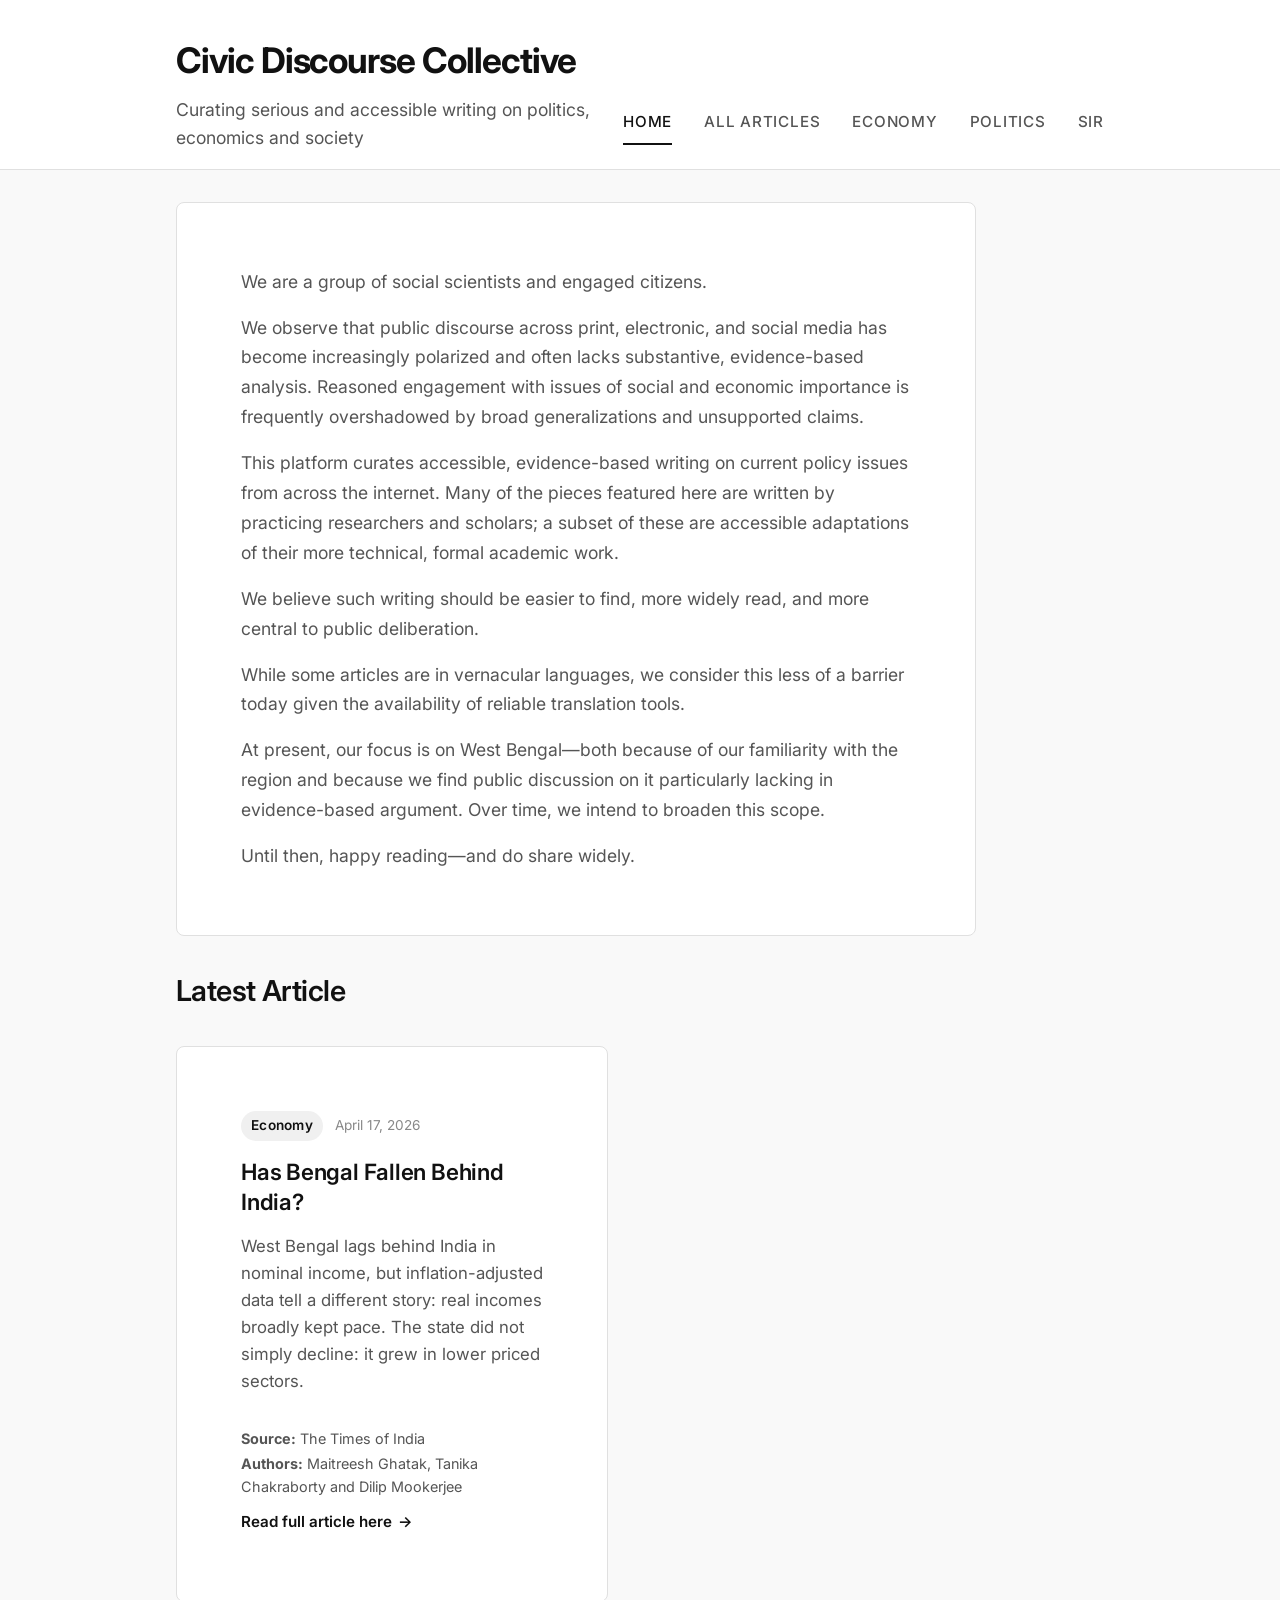
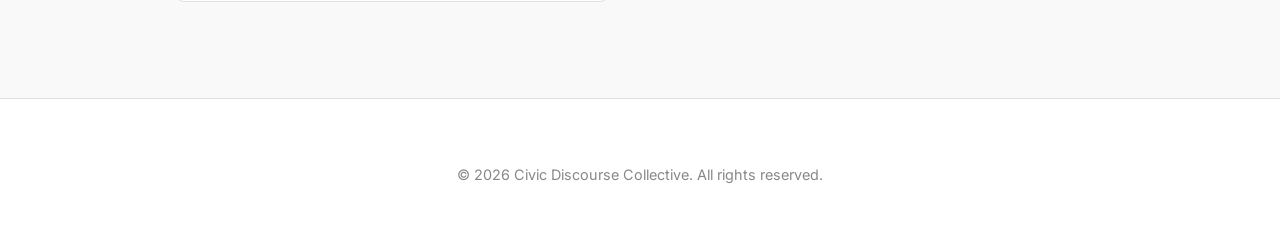
<file: index.html>
<!DOCTYPE html>
<html lang="en">

<head>
    <meta charset="UTF-8">
    <meta name="viewport" content="width=device-width, initial-scale=1.0">
    <title>Civic Discourse Collective</title>
    <meta name="description" content="Curating serious and accessible writing on policy, economy, and society.">
    <link rel="stylesheet" href="css/style.css">
    <link href="https://fonts.googleapis.com/css2?family=Inter:wght@400;500;600;700&display=swap" rel="stylesheet">
</head>

<body>

    <header class="site-header">
        <div class="container header-inner">
            <div class="header-text">
                <h1 class="site-title"><a href="index.html">Civic Discourse Collective</a></h1>
                <p class="site-subtitle">Curating serious and accessible writing on politics, economics and society</p>
            </div>
            <nav class="main-nav">
                <a href="index.html" class="active">Home</a>
                <a href="articles.html">All Articles</a>
                <a href="economy.html">Economy</a>
                <a href="politics.html">Politics</a>
                <a href="sir.html">SIR</a>
            </nav>
        </div>
    </header>

    <main class="main-content container">

        <section class="content-section">
            <p>We are a group of social scientists and engaged citizens.</p>
            <p>We observe that public discourse across print, electronic, and social media has become increasingly
                polarized and often lacks substantive, evidence-based analysis. Reasoned engagement with issues of
                social and economic importance is frequently overshadowed by broad generalizations and unsupported
                claims.</p>
            <p>This platform curates accessible, evidence-based writing on current policy issues from across the
                internet. Many of the pieces featured here are written by practicing researchers and scholars; a subset
                of these are accessible adaptations of their more technical, formal academic work.</p>
            <p>We believe such writing should be easier to find, more widely read, and more central to public
                deliberation.</p>
            <p>While some articles are in vernacular languages, we consider this less of a barrier today given the
                availability of reliable translation tools.</p>
            <p>At present, our focus is on West Bengal—both because of our familiarity with the region and because we
                find public discussion on it particularly lacking in evidence-based argument. Over time, we intend to
                broaden this scope.</p>
            <p>Until then, happy reading—and do share widely.</p>
        </section>

        <h2 class="page-title">Latest Article</h2>

        <div class="article-list">

            <article class="article-card">
                <div class="article-meta">
                    <span class="article-category">Economy</span>
                    <span class="article-date">April 17, 2026</span>
                </div>
                <h3 class="article-title">Has Bengal Fallen Behind India?</h3>
                <p class="article-excerpt">West Bengal lags behind India in nominal income, but inflation-adjusted data
                    tell a different story: real incomes broadly kept pace. The state did not simply decline: it grew in
                    lower priced sectors.</p>
                <div style="margin-bottom: 12px;">
                    <p style="margin-bottom: 2px; font-size: 0.9rem; color: var(--color-text-secondary);">
                        <strong>Source:</strong> The Times of India</p>
                    <p style="margin-bottom: 0; font-size: 0.9rem; color: var(--color-text-secondary);">
                        <strong>Authors:</strong> Maitreesh Ghatak, Tanika Chakraborty and Dilip Mookerjee</p>
                </div>
                <a href="https://personal.lse.ac.uk/ghatak/TOI_APril_16_2026.pdf?fbclid=IwY2xjawROr8VleHRuA2FlbQIxMABicmlkETFob2lwVGxjWDFJQXJOeUYxc3J0YwZhcHBfaWQQMjIyMDM5MTc4ODIwMDg5MgABHu39qt0Xqv1JeL__DI3O9W1gvO-kYSYPgMq5wtmadTnZCldP2C-5cQcLrsFI_aem_xGK3JliAuTD5IYdcFhyYvw"
                    class="read-more" target="_blank" rel="noopener noreferrer">Read full article here</a>
            </article>

        </div>

    </main>

    <footer class="site-footer">
        <div class="container">
            <p>&copy; 2026 Civic Discourse Collective. All rights reserved.</p>
        </div>
    </footer>

</body>

</html>
</file>
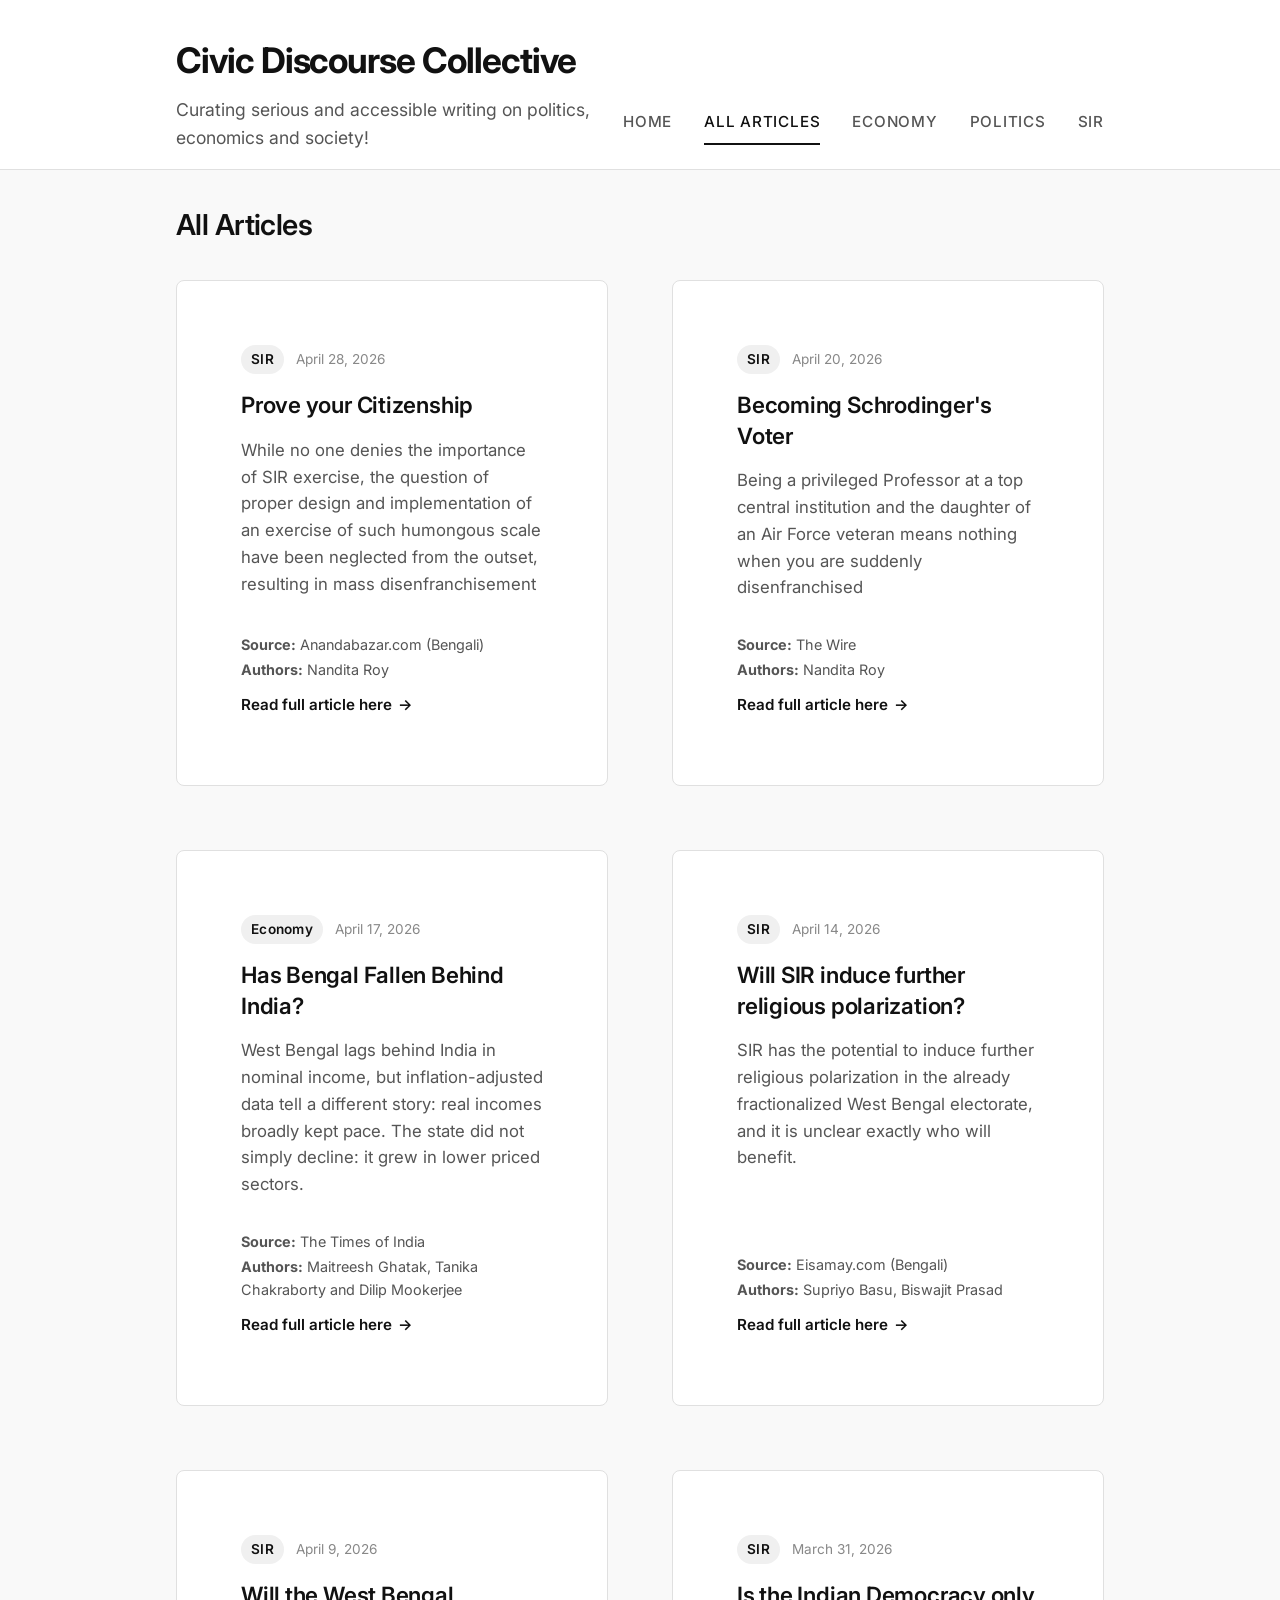
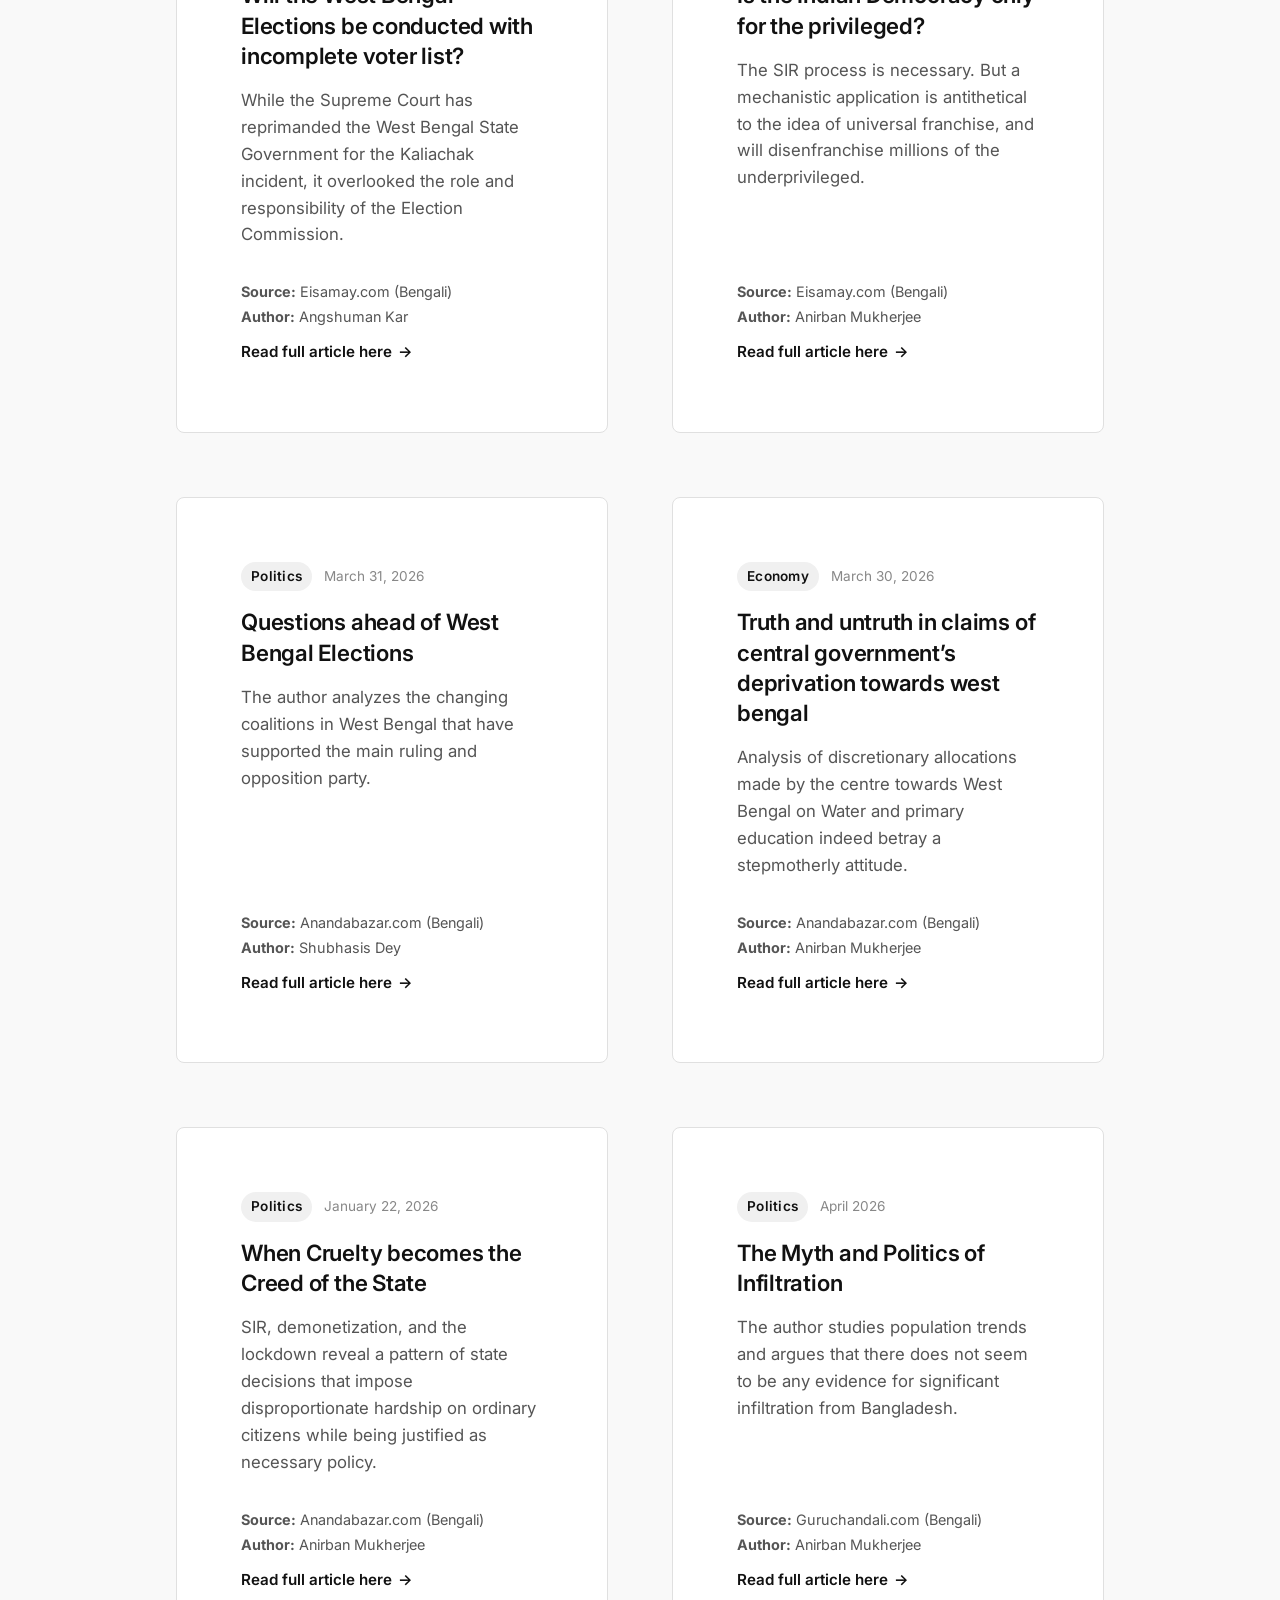
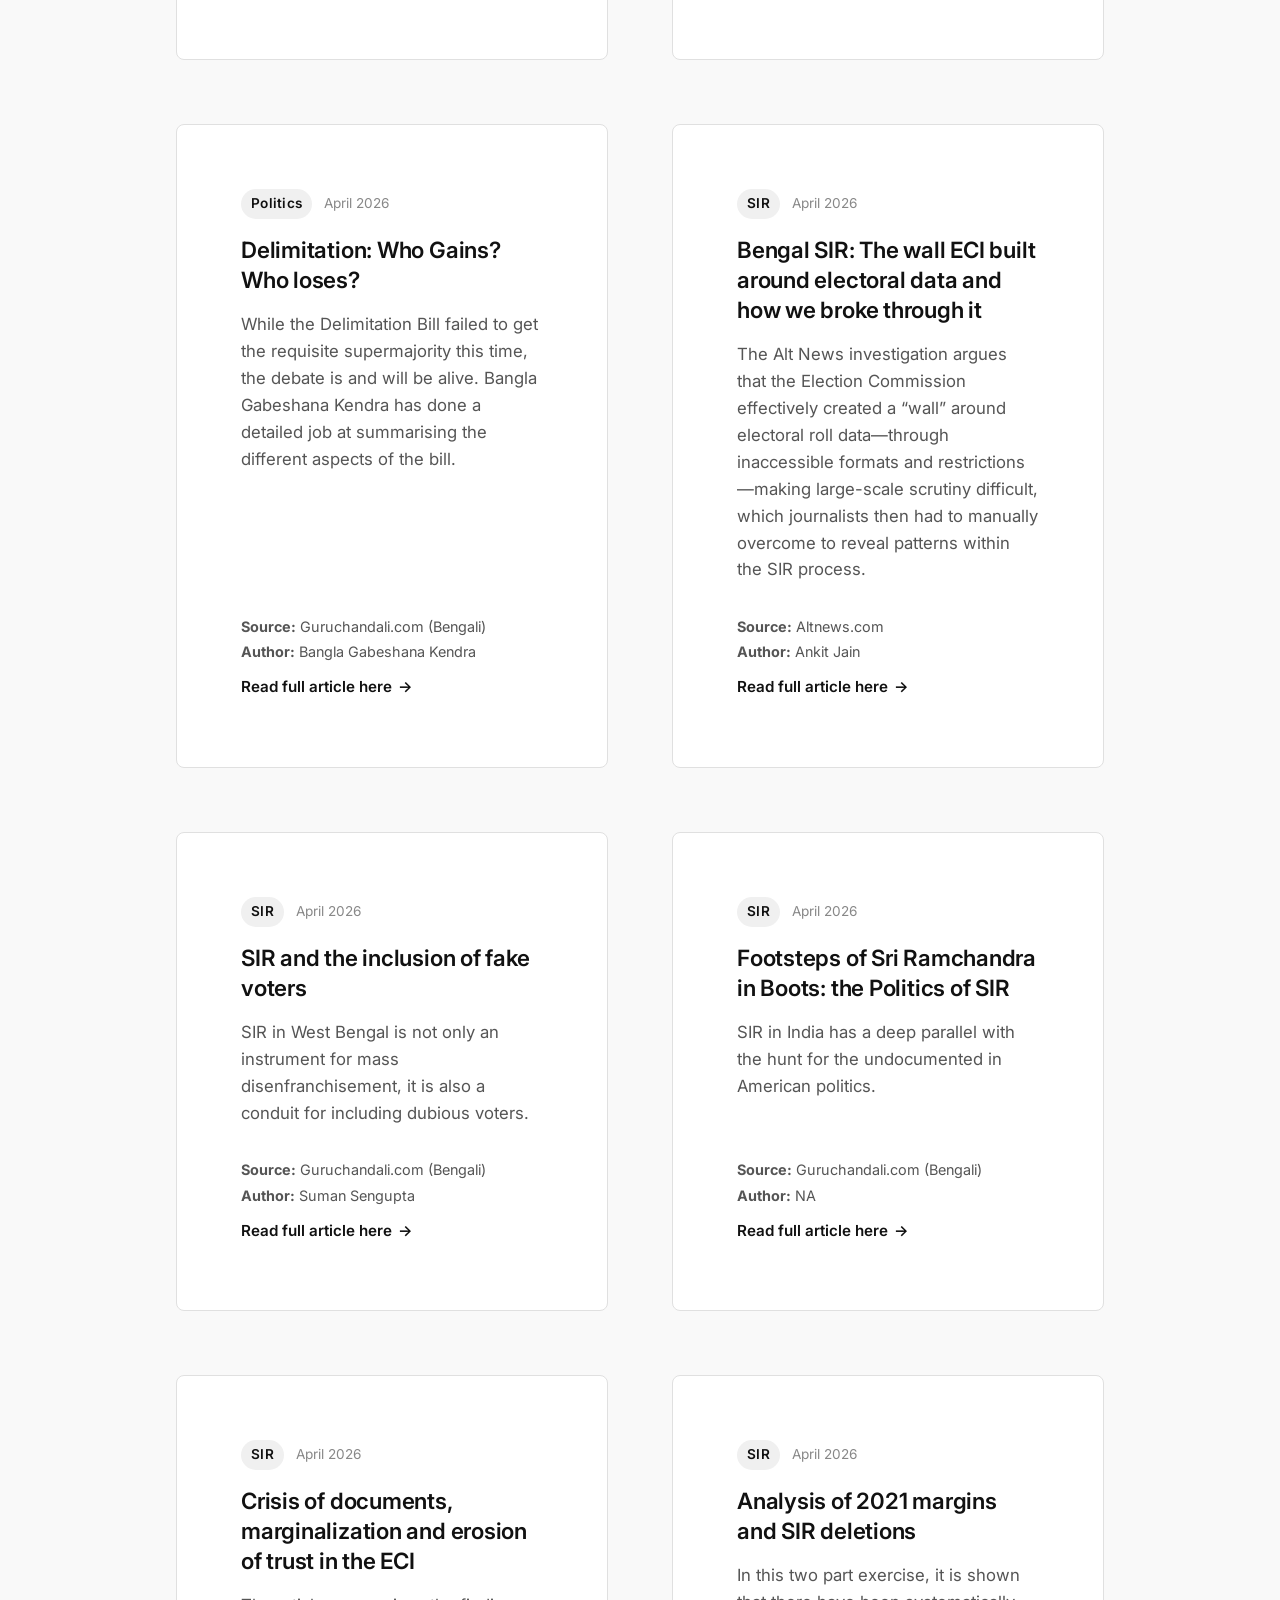
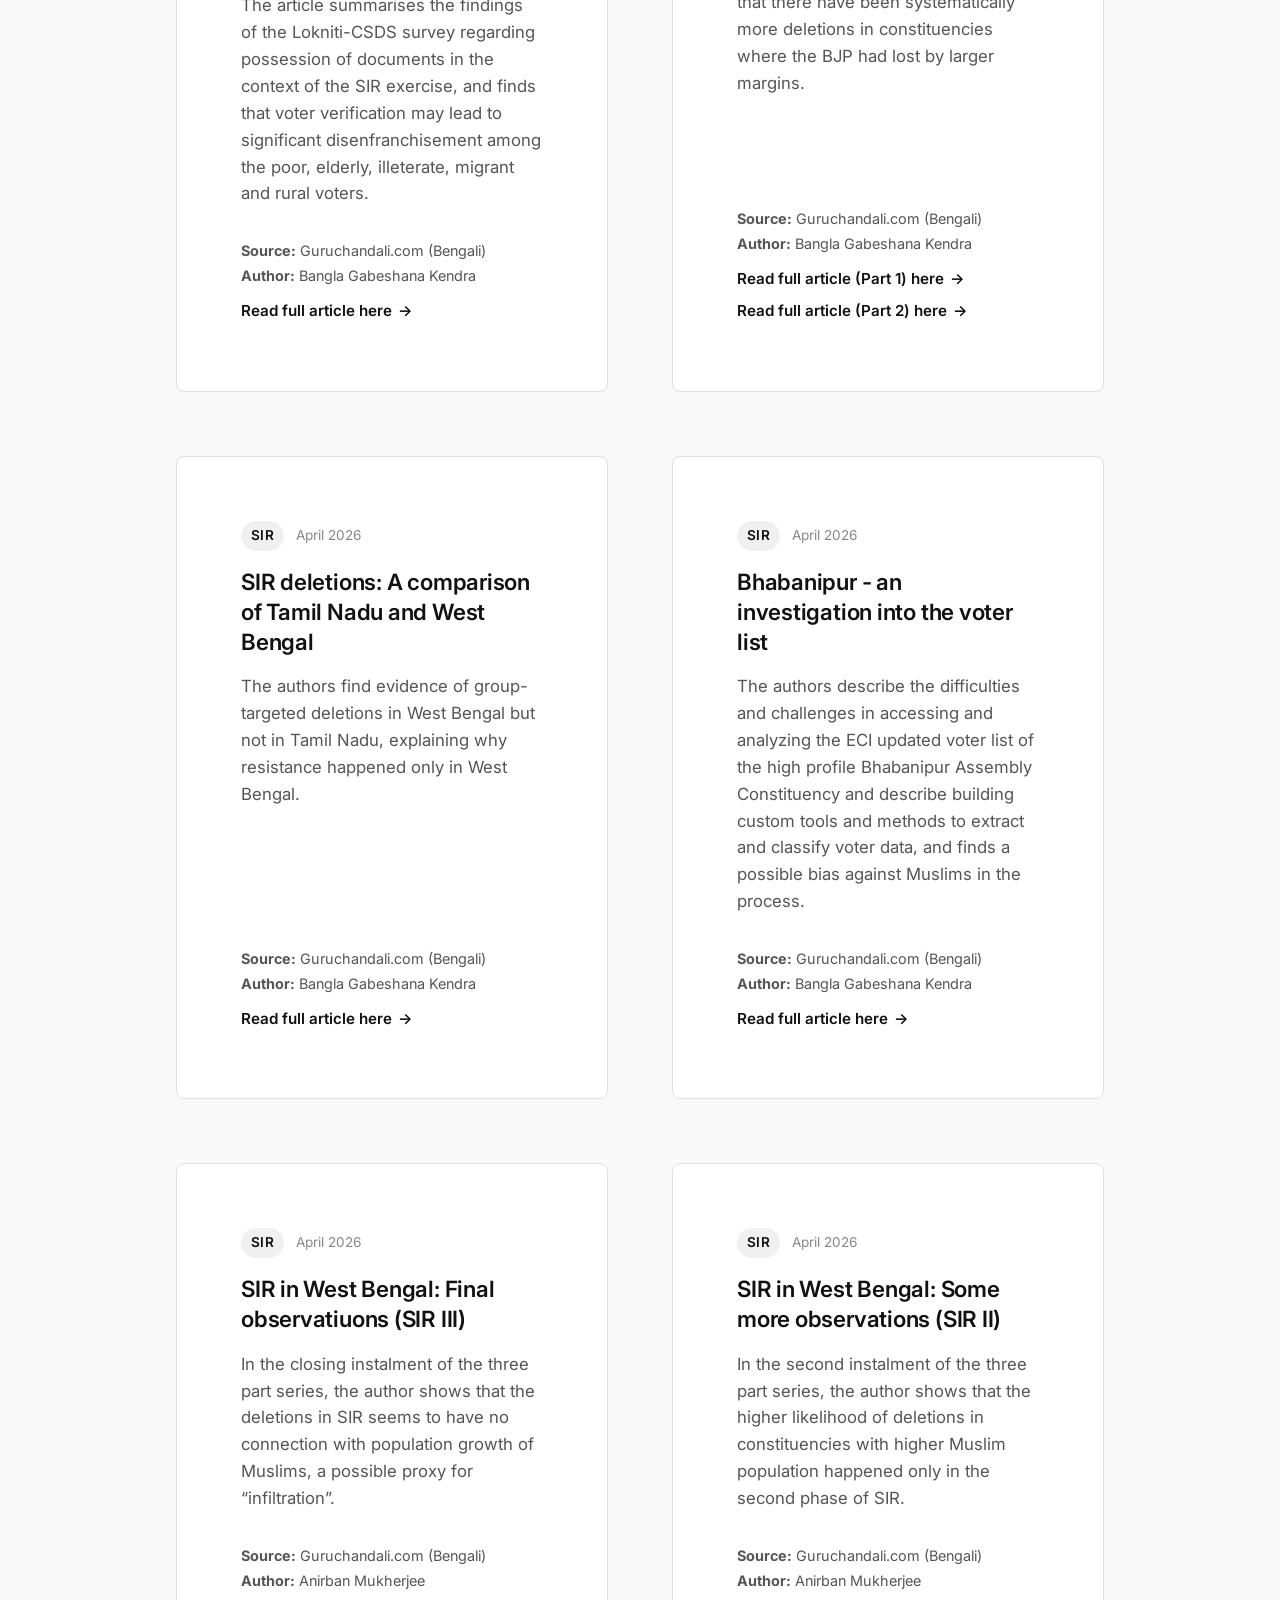
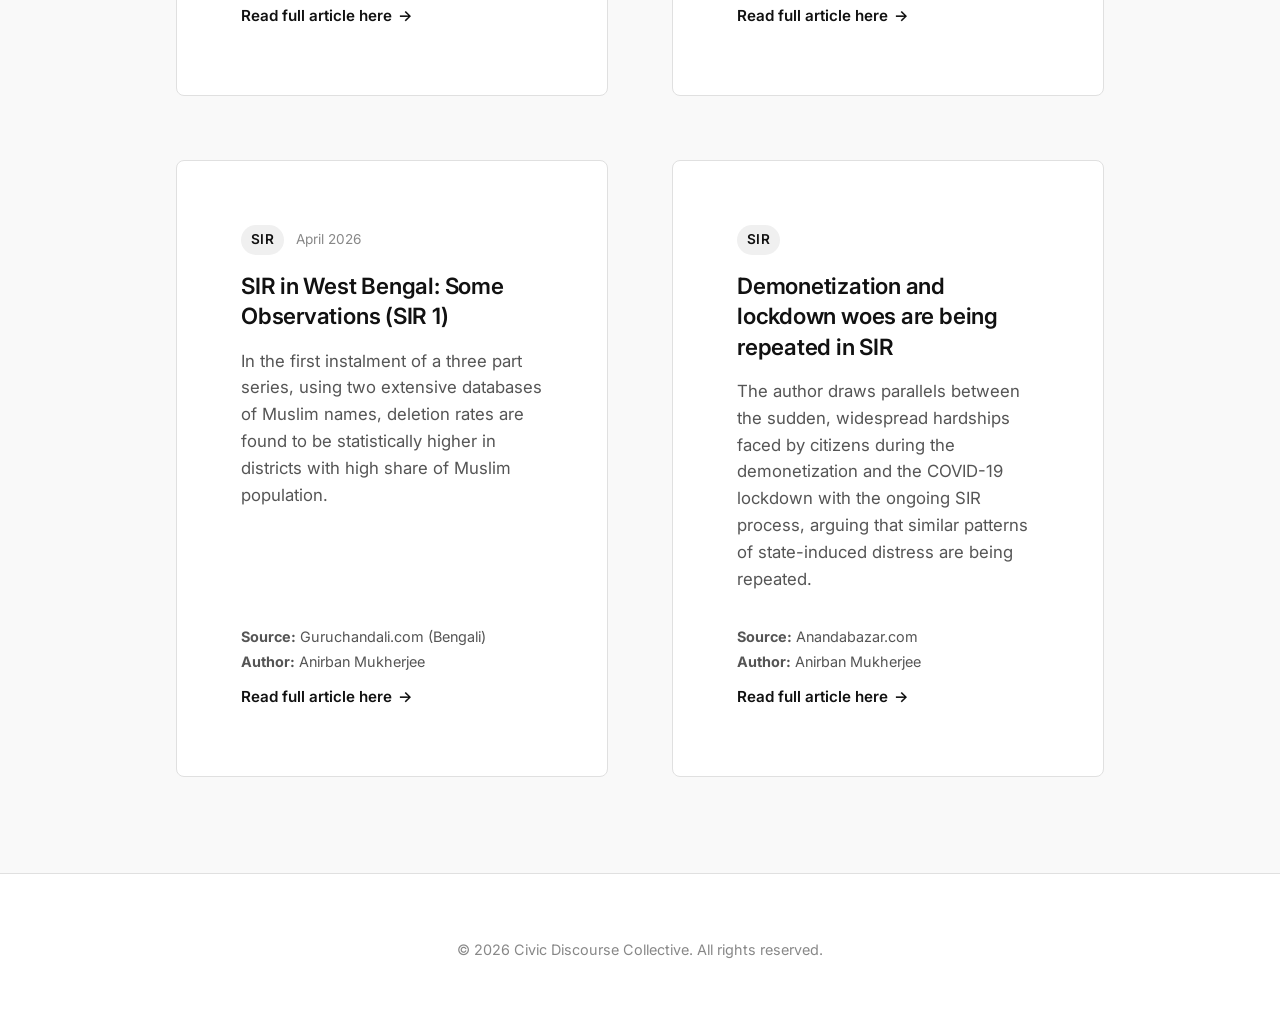
<file: articles.html>
<!DOCTYPE html>
<html lang="en">
<head>
    <meta charset="UTF-8">
    <meta name="viewport" content="width=device-width, initial-scale=1.0">
    <title>All Articles | Civic Discourse Collective</title>
    <link rel="stylesheet" href="css/style.css">
    <link href="https://fonts.googleapis.com/css2?family=Inter:wght@400;500;600;700&display=swap" rel="stylesheet">
</head>
<body>
    
    <header class="site-header">
        <div class="container header-inner">
            <div class="header-text">
                <h1 class="site-title"><a href="index.html">Civic Discourse Collective</a></h1>
                <p class="site-subtitle">Curating serious and accessible writing on politics, economics and society!</p>
            </div>
            <nav class="main-nav">
                <a href="index.html">Home</a>
                <a href="articles.html" class="active">All Articles</a>
                <a href="economy.html">Economy</a>
                <a href="politics.html">Politics</a>
                <a href="sir.html">SIR</a>
            </nav>
        </div>
    </header>

    <main class="main-content container">
        
        <h2 class="page-title">All Articles</h2>
        
        <div class="article-list">

            <article class="article-card">
                <div class="article-meta">
                    <span class="article-category">SIR</span>
                    <span class="article-date">April 28, 2026</span>
                </div>
                <h3 class="article-title">Prove your Citizenship </h3>
                <p class="article-excerpt">While no one denies the importance of SIR exercise, the question of proper design and implementation of an exercise of such humongous scale have been neglected from the outset, resulting in mass disenfranchisement </p>
                <div style="margin-bottom: 12px;">
                    <p style="margin-bottom: 2px; font-size: 0.9rem; color: var(--color-text-secondary);"><strong>Source:</strong> Anandabazar.com (Bengali)</p>
                    <p style="margin-bottom: 0; font-size: 0.9rem; color: var(--color-text-secondary);"><strong>Authors:</strong> Nandita Roy</p>
                </div>
                <a href="https://www.anandabazar.com/editorial/essays/acknowledging-the-importance-of-sir-is-different-from-designing-and-executing-the-process-to-solve-the-underlying-issues-without-any-proper-clarification-prnt/cid/1683512" class="read-more" target="_blank" rel="noopener noreferrer">Read full article here</a>
            </article>
           
            <article class="article-card">
                <div class="article-meta">
                    <span class="article-category">SIR</span>
                    <span class="article-date">April 20, 2026</span>
                </div>
                <h3 class="article-title">Becoming Schrodinger's Voter </h3>
                <p class="article-excerpt">Being a privileged Professor at a top central institution and the daughter of an Air Force veteran means nothing when you are suddenly disenfranchised </p>
                <div style="margin-bottom: 12px;">
                    <p style="margin-bottom: 2px; font-size: 0.9rem; color: var(--color-text-secondary);"><strong>Source:</strong> The Wire</p>
                    <p style="margin-bottom: 0; font-size: 0.9rem; color: var(--color-text-secondary);"><strong>Authors:</strong> Nandita Roy</p>
                </div>
                <a href="https://thewire.in/rights/becoming-schrodingers-voter" class="read-more" target="_blank" rel="noopener noreferrer">Read full article here</a>
            </article>

            
            <article class="article-card">
                <div class="article-meta">
                    <span class="article-category">Economy</span>
                    <span class="article-date">April 17, 2026</span>
                </div>
                <h3 class="article-title">Has Bengal Fallen Behind India?</h3>
                <p class="article-excerpt">West Bengal lags behind India in nominal income, but inflation-adjusted data tell a different story: real incomes broadly kept pace. The state did not simply decline: it grew in lower priced sectors.</p>
                <div style="margin-bottom: 12px;">
                    <p style="margin-bottom: 2px; font-size: 0.9rem; color: var(--color-text-secondary);"><strong>Source:</strong> The Times of India</p>
                    <p style="margin-bottom: 0; font-size: 0.9rem; color: var(--color-text-secondary);"><strong>Authors:</strong> Maitreesh Ghatak, Tanika Chakraborty and Dilip Mookerjee</p>
                </div>
                <a href="https://personal.lse.ac.uk/ghatak/TOI_APril_16_2026.pdf?fbclid=IwY2xjawROr8VleHRuA2FlbQIxMABicmlkETFob2lwVGxjWDFJQXJOeUYxc3J0YwZhcHBfaWQQMjIyMDM5MTc4ODIwMDg5MgABHu39qt0Xqv1JeL__DI3O9W1gvO-kYSYPgMq5wtmadTnZCldP2C-5cQcLrsFI_aem_xGK3JliAuTD5IYdcFhyYvw" class="read-more" target="_blank" rel="noopener noreferrer">Read full article here</a>
            </article>

            <article class="article-card">
                <div class="article-meta">
                    <span class="article-category">SIR</span>
                    <span class="article-date">April 14, 2026</span>
                </div>
                <h3 class="article-title">Will SIR induce further religious polarization?</h3>
                <p class="article-excerpt">SIR has the potential to induce further religious polarization in the already fractionalized West Bengal electorate, and it is unclear exactly who will benefit.</p>
                <div style="margin-bottom: 12px;">
                    <p style="margin-bottom: 2px; font-size: 0.9rem; color: var(--color-text-secondary);"><strong>Source:</strong> Eisamay.com (Bengali)</p>
                    <p style="margin-bottom: 0; font-size: 0.9rem; color: var(--color-text-secondary);"><strong>Authors:</strong> Supriyo Basu, Biswajit Prasad</p>
                </div>
                <a href="https://www.guruchandali.com/comment.php?topic=34795" class="read-more" target="_blank" rel="noopener noreferrer">Read full article here</a>
            </article>

            <article class="article-card">
                <div class="article-meta">
                    <span class="article-category">SIR</span>
                    <span class="article-date">April 9, 2026</span>
                </div>
                <h3 class="article-title">Will the West Bengal Elections be conducted with incomplete voter list?</h3>
                <p class="article-excerpt">While the Supreme Court has reprimanded the West Bengal State Government for the Kaliachak incident, it overlooked the role and responsibility of the Election Commission.</p>
                <div style="margin-bottom: 12px;">
                    <p style="margin-bottom: 2px; font-size: 0.9rem; color: var(--color-text-secondary);"><strong>Source:</strong> Eisamay.com (Bengali)</p>
                    <p style="margin-bottom: 0; font-size: 0.9rem; color: var(--color-text-secondary);"><strong>Author:</strong> Angshuman Kar</p>
                </div>
                <a href="https://eisamay.com/editorial/election-in-west-bengal-is-to-be-conducted-with-out-complete-voter-list-article-by-angshuman-kar/200491752.cms" class="read-more" target="_blank" rel="noopener noreferrer">Read full article here</a>
            </article>

            <article class="article-card">
                <div class="article-meta">
                    <span class="article-category">SIR</span>
                    <span class="article-date">March 31, 2026</span>
                </div>
                <h3 class="article-title">Is the Indian Democracy only for the privileged?</h3>
                <p class="article-excerpt">The SIR process is necessary. But a mechanistic application is antithetical to the idea of universal franchise, and will disenfranchise millions of the underprivileged.</p>
                <div style="margin-bottom: 12px;">
                    <p style="margin-bottom: 2px; font-size: 0.9rem; color: var(--color-text-secondary);"><strong>Source:</strong> Eisamay.com (Bengali)</p>
                    <p style="margin-bottom: 0; font-size: 0.9rem; color: var(--color-text-secondary);"><strong>Author:</strong> Anirban Mukherjee</p>
                </div>
                <a href="https://eisamay.com/editorial/indian-democracy-is-only-for-the-financially-stabled-people-article-by-anirban-mukherjee/200489360.cms" class="read-more" target="_blank" rel="noopener noreferrer">Read full article here</a>
            </article>

            <article class="article-card">
                <div class="article-meta">
                    <span class="article-category">Politics</span>
                    <span class="article-date">March 31, 2026</span>
                </div>
                <h3 class="article-title">Questions ahead of West Bengal Elections</h3>
                <p class="article-excerpt">The author analyzes the changing coalitions in West Bengal that have supported the main ruling and opposition party.</p>
                <div style="margin-bottom: 12px;">
                    <p style="margin-bottom: 2px; font-size: 0.9rem; color: var(--color-text-secondary);"><strong>Source:</strong> Anandabazar.com (Bengali)</p>
                    <p style="margin-bottom: 0; font-size: 0.9rem; color: var(--color-text-secondary);"><strong>Author:</strong> Shubhasis Dey</p>
                </div>
                <a href="https://www.anandabazar.com/editorial/essays/several-questions-arise-ahead-of-west-bengal-assembly-election-2026-prnt/cid/1677366" class="read-more" target="_blank" rel="noopener noreferrer">Read full article here</a>
            </article>

            <article class="article-card">
                <div class="article-meta">
                    <span class="article-category">Economy</span>
                    <span class="article-date">March 30, 2026</span>
                </div>
                <h3 class="article-title">Truth and untruth in claims of central government’s deprivation towards west bengal</h3>
                <p class="article-excerpt">Analysis of discretionary allocations made by the centre towards West Bengal on Water and primary education indeed betray a stepmotherly attitude.</p>
                <div style="margin-bottom: 12px;">
                    <p style="margin-bottom: 2px; font-size: 0.9rem; color: var(--color-text-secondary);"><strong>Source:</strong> Anandabazar.com (Bengali)</p>
                    <p style="margin-bottom: 0; font-size: 0.9rem; color: var(--color-text-secondary);"><strong>Author:</strong> Anirban Mukherjee</p>
                </div>
                <a href="https://www.anandabazar.com/editorial/essays/central-governments-depriviation-towards-west-bengal-government-is-legitimate-prnt/cid/1677171" class="read-more" target="_blank" rel="noopener noreferrer">Read full article here</a>
            </article>

            <article class="article-card">
                <div class="article-meta">
                    <span class="article-category">Politics</span>
                    <span class="article-date">January 22, 2026</span>
                </div>
                <h3 class="article-title">When Cruelty becomes the Creed of the State</h3>
                <p class="article-excerpt">SIR, demonetization, and the lockdown reveal a pattern of state decisions that impose disproportionate hardship on ordinary citizens while being justified as necessary policy.</p>
                <div style="margin-bottom: 12px;">
                    <p style="margin-bottom: 2px; font-size: 0.9rem; color: var(--color-text-secondary);"><strong>Source:</strong> Anandabazar.com (Bengali)</p>
                    <p style="margin-bottom: 0; font-size: 0.9rem; color: var(--color-text-secondary);"><strong>Author:</strong> Anirban Mukherjee</p>
                </div>
                <a href="https://drive.google.com/file/d/1eHEGZ0nNA6jGXHAA5DyoPMOzOua5UrLG/view?usp=sharing" class="read-more" target="_blank" rel="noopener noreferrer">Read full article here</a>
            </article>

            <article class="article-card">
                <div class="article-meta">
                    <span class="article-category">Politics</span>
                    <span class="article-date">April 2026</span>
                </div>
                <h3 class="article-title">The Myth and Politics of Infiltration</h3>
                <p class="article-excerpt">The author studies population trends and argues that there does not seem to be any evidence for significant infiltration from Bangladesh.</p>
                <div style="margin-bottom: 12px;">
                    <p style="margin-bottom: 2px; font-size: 0.9rem; color: var(--color-text-secondary);"><strong>Source:</strong> Guruchandali.com (Bengali)</p>
                    <p style="margin-bottom: 0; font-size: 0.9rem; color: var(--color-text-secondary);"><strong>Author:</strong> Anirban Mukherjee</p>
                </div>
                <a href="https://www.guruchandali.com/comment.php?topic=32761" class="read-more" target="_blank" rel="noopener noreferrer">Read full article here</a>
            </article>

            <article class="article-card">
                <div class="article-meta">
                    <span class="article-category">Politics</span>
                    <span class="article-date">April 2026</span>
                </div>
                <h3 class="article-title">Delimitation: Who Gains? Who loses?</h3>
                <p class="article-excerpt">While the Delimitation Bill failed to get the requisite supermajority this time, the debate is and will be alive. Bangla Gabeshana Kendra has done a detailed job at summarising the different aspects of the bill.</p>
                <div style="margin-bottom: 12px;">
                    <p style="margin-bottom: 2px; font-size: 0.9rem; color: var(--color-text-secondary);"><strong>Source:</strong> Guruchandali.com (Bengali)</p>
                    <p style="margin-bottom: 0; font-size: 0.9rem; color: var(--color-text-secondary);"><strong>Author:</strong> Bangla Gabeshana Kendra</p>
                </div>
                <a href="https://www.guruchandali.com/comment.php?topic=34804" class="read-more" target="_blank" rel="noopener noreferrer">Read full article here</a>
            </article>

            <article class="article-card">
                <div class="article-meta">
                    <span class="article-category">SIR</span>
                    <span class="article-date">April 2026</span>
                </div>
                <h3 class="article-title">Bengal SIR: The wall ECI built around electoral data and how we broke through it</h3>
                <p class="article-excerpt">The Alt News investigation argues that the Election Commission effectively created a “wall” around electoral roll data—through inaccessible formats and restrictions—making large-scale scrutiny difficult, which journalists then had to manually overcome to reveal patterns within the SIR process.</p>
                <div style="margin-bottom: 12px;">
                    <p style="margin-bottom: 2px; font-size: 0.9rem; color: var(--color-text-secondary);"><strong>Source:</strong> Altnews.com</p>
                    <p style="margin-bottom: 0; font-size: 0.9rem; color: var(--color-text-secondary);"><strong>Author:</strong> Ankit Jain</p>
                </div>
                <a href="https://www.altnews.in/bengal-sir-the-wall-eci-built-around-electoral-data-and-how-we-broke-through-it/" class="read-more" target="_blank" rel="noopener noreferrer">Read full article here</a>
            </article>

            <article class="article-card">
                <div class="article-meta">
                    <span class="article-category">SIR</span>
                    <span class="article-date">April 2026</span>
                </div>
                <h3 class="article-title">SIR and the inclusion of fake voters</h3>
                <p class="article-excerpt">SIR in West Bengal is not only an instrument for mass disenfranchisement, it is also a conduit for including dubious voters.</p>
                <div style="margin-bottom: 12px;">
                    <p style="margin-bottom: 2px; font-size: 0.9rem; color: var(--color-text-secondary);"><strong>Source:</strong> Guruchandali.com (Bengali)</p>
                    <p style="margin-bottom: 0; font-size: 0.9rem; color: var(--color-text-secondary);"><strong>Author:</strong> Suman Sengupta</p>
                </div>
                <a href="https://www.guruchandali.com/comment.php?topic=34795" class="read-more" target="_blank" rel="noopener noreferrer">Read full article here</a>
            </article>

            <article class="article-card">
                <div class="article-meta">
                    <span class="article-category">SIR</span>
                    <span class="article-date">April 2026</span>
                </div>
                <h3 class="article-title">Footsteps of Sri Ramchandra in Boots: the Politics of SIR</h3>
                <p class="article-excerpt">SIR in India has a deep parallel with the hunt for the undocumented in American politics.</p>
                <div style="margin-bottom: 12px;">
                    <p style="margin-bottom: 2px; font-size: 0.9rem; color: var(--color-text-secondary);"><strong>Source:</strong> Guruchandali.com (Bengali)</p>
                    <p style="margin-bottom: 0; font-size: 0.9rem; color: var(--color-text-secondary);"><strong>Author:</strong> NA</p>
                </div>
                <a href="https://www.guruchandali.com/comment.php?topic=34755" class="read-more" target="_blank" rel="noopener noreferrer">Read full article here</a>
            </article>

            <article class="article-card">
                <div class="article-meta">
                    <span class="article-category">SIR</span>
                    <span class="article-date">April 2026</span>
                </div>
                <h3 class="article-title">Crisis of documents, marginalization and erosion of trust in the ECI</h3>
                <p class="article-excerpt">The article summarises the findings of the Lokniti-CSDS survey regarding possession of documents in the context of the SIR exercise, and finds that voter verification may lead to significant disenfranchisement among the poor, elderly, illeterate, migrant and rural voters.</p>
                <div style="margin-bottom: 12px;">
                    <p style="margin-bottom: 2px; font-size: 0.9rem; color: var(--color-text-secondary);"><strong>Source:</strong> Guruchandali.com (Bengali)</p>
                    <p style="margin-bottom: 0; font-size: 0.9rem; color: var(--color-text-secondary);"><strong>Author:</strong> Bangla Gabeshana Kendra</p>
                </div>
                <a href="https://www.guruchandali.com/comment.php?topic=34772" class="read-more" target="_blank" rel="noopener noreferrer">Read full article here</a>
            </article>

            <article class="article-card">
                <div class="article-meta">
                    <span class="article-category">SIR</span>
                    <span class="article-date">April 2026</span>
                </div>
                <h3 class="article-title">Analysis of 2021 margins and SIR deletions</h3>
                <p class="article-excerpt">In this two part exercise, it is shown that there have been systematically more deletions in constituencies where the BJP had lost by larger margins.</p>
                <div style="margin-bottom: 12px;">
                    <p style="margin-bottom: 2px; font-size: 0.9rem; color: var(--color-text-secondary);"><strong>Source:</strong> Guruchandali.com (Bengali)</p>
                    <p style="margin-bottom: 0; font-size: 0.9rem; color: var(--color-text-secondary);"><strong>Author:</strong> Bangla Gabeshana Kendra</p>
                </div>
                <a href="https://www.guruchandali.com/comment.php?topic=34432" class="read-more" target="_blank" rel="noopener noreferrer">Read full article (Part 1) here</a>
                <a href="https://www.guruchandali.com/comment.php?topic=34454" class="read-more" target="_blank" rel="noopener noreferrer" style="margin-top: 5px;">Read full article (Part 2) here</a>
            </article>

            <article class="article-card">
                <div class="article-meta">
                    <span class="article-category">SIR</span>
                    <span class="article-date">April 2026</span>
                </div>
                <h3 class="article-title">SIR deletions: A comparison of Tamil Nadu and West Bengal</h3>
                <p class="article-excerpt">The authors find evidence of group-targeted deletions in West Bengal but not in Tamil Nadu, explaining why resistance happened only in West Bengal.</p>
                <div style="margin-bottom: 12px;">
                    <p style="margin-bottom: 2px; font-size: 0.9rem; color: var(--color-text-secondary);"><strong>Source:</strong> Guruchandali.com (Bengali)</p>
                    <p style="margin-bottom: 0; font-size: 0.9rem; color: var(--color-text-secondary);"><strong>Author:</strong> Bangla Gabeshana Kendra</p>
                </div>
                <a href="https://www.guruchandali.com/comment.php?topic=34776" class="read-more" target="_blank" rel="noopener noreferrer">Read full article here</a>
            </article>

            <article class="article-card">
                <div class="article-meta">
                    <span class="article-category">SIR</span>
                    <span class="article-date">April 2026</span>
                </div>
                <h3 class="article-title">Bhabanipur - an investigation into the voter list</h3>
                <p class="article-excerpt">The authors describe the difficulties and challenges in accessing and analyzing the ECI updated voter list of the high profile Bhabanipur Assembly Constituency and describe building custom tools and methods to extract and classify voter data, and finds a possible bias against Muslims in the process.</p>
                <div style="margin-bottom: 12px;">
                    <p style="margin-bottom: 2px; font-size: 0.9rem; color: var(--color-text-secondary);"><strong>Source:</strong> Guruchandali.com (Bengali)</p>
                    <p style="margin-bottom: 0; font-size: 0.9rem; color: var(--color-text-secondary);"><strong>Author:</strong> Bangla Gabeshana Kendra</p>
                </div>
                <a href="https://www.guruchandali.com/comment.php?topic=34772" class="read-more" target="_blank" rel="noopener noreferrer">Read full article here</a>
            </article>

            <article class="article-card">
                <div class="article-meta">
                    <span class="article-category">SIR</span>
                    <span class="article-date">April 2026</span>
                </div>
                <h3 class="article-title">SIR in West Bengal: Final observatiuons (SIR III)</h3>
                <p class="article-excerpt">In the closing instalment of the three part series, the author shows that the deletions in SIR seems to have no connection with population growth of Muslims, a possible proxy for “infiltration”.</p>
                <div style="margin-bottom: 12px;">
                    <p style="margin-bottom: 2px; font-size: 0.9rem; color: var(--color-text-secondary);"><strong>Source:</strong> Guruchandali.com (Bengali)</p>
                    <p style="margin-bottom: 0; font-size: 0.9rem; color: var(--color-text-secondary);"><strong>Author:</strong> Anirban Mukherjee</p>
                </div>
                <a href="https://www.guruchandali.com/comment.php?topic=34874" class="read-more" target="_blank" rel="noopener noreferrer">Read full article here</a>
            </article>

            <article class="article-card">
                <div class="article-meta">
                    <span class="article-category">SIR</span>
                    <span class="article-date">April 2026</span>
                </div>
                <h3 class="article-title">SIR in West Bengal: Some more observations (SIR II)</h3>
                <p class="article-excerpt">In the second instalment of the three part series, the author shows that the higher likelihood of deletions in constituencies with higher Muslim population happened only in the second phase of SIR.</p>
                <div style="margin-bottom: 12px;">
                    <p style="margin-bottom: 2px; font-size: 0.9rem; color: var(--color-text-secondary);"><strong>Source:</strong> Guruchandali.com (Bengali)</p>
                    <p style="margin-bottom: 0; font-size: 0.9rem; color: var(--color-text-secondary);"><strong>Author:</strong> Anirban Mukherjee</p>
                </div>
                <a href="https://www.guruchandali.com/comment.php?topic=34806" class="read-more" target="_blank" rel="noopener noreferrer">Read full article here</a>
            </article>

            <article class="article-card">
                <div class="article-meta">
                    <span class="article-category">SIR</span>
                    <span class="article-date">April 2026</span>
                </div>
                <h3 class="article-title">SIR in West Bengal: Some Observations (SIR 1)</h3>
                <p class="article-excerpt">In the first instalment of a three part series, using two extensive databases of Muslim names, deletion rates are found to be statistically higher in districts with high share of Muslim population.</p>
                <div style="margin-bottom: 12px;">
                    <p style="margin-bottom: 2px; font-size: 0.9rem; color: var(--color-text-secondary);"><strong>Source:</strong> Guruchandali.com (Bengali)</p>
                    <p style="margin-bottom: 0; font-size: 0.9rem; color: var(--color-text-secondary);"><strong>Author:</strong> Anirban Mukherjee</p>
                </div>
                <a href="https://www.guruchandali.com/comment.php?topic=34747" class="read-more" target="_blank" rel="noopener noreferrer">Read full article here</a>
            </article>

            <article class="article-card">
                <div class="article-meta">
                    <span class="article-category">SIR</span>
                </div>
                <h3 class="article-title">Demonetization and lockdown woes are being repeated in SIR</h3>
                <p class="article-excerpt">The author draws parallels between the sudden, widespread hardships faced by citizens during the demonetization and the COVID-19 lockdown with the ongoing SIR process, arguing that similar patterns of state-induced distress are being repeated.</p>
                <div style="margin-bottom: 12px;">
                    <p style="margin-bottom: 2px; font-size: 0.9rem; color: var(--color-text-secondary);"><strong>Source:</strong> Anandabazar.com</p>
                    <p style="margin-bottom: 0; font-size: 0.9rem; color: var(--color-text-secondary);"><strong>Author:</strong> Anirban Mukherjee</p>
                </div>
                <a href="https://www.anandabazar.com/editorial/essays/demonetization-and-lockdown-woes-are-being-repeated-in-sir-prnt/cid/1662780" class="read-more" target="_blank" rel="noopener noreferrer">Read full article here</a>
            </article>

        </div>

    </main>

    <footer class="site-footer">
        <div class="container">
            <p>&copy; 2026 Civic Discourse Collective. All rights reserved.</p>
        </div>
    </footer>

</body>
</html>
</file>
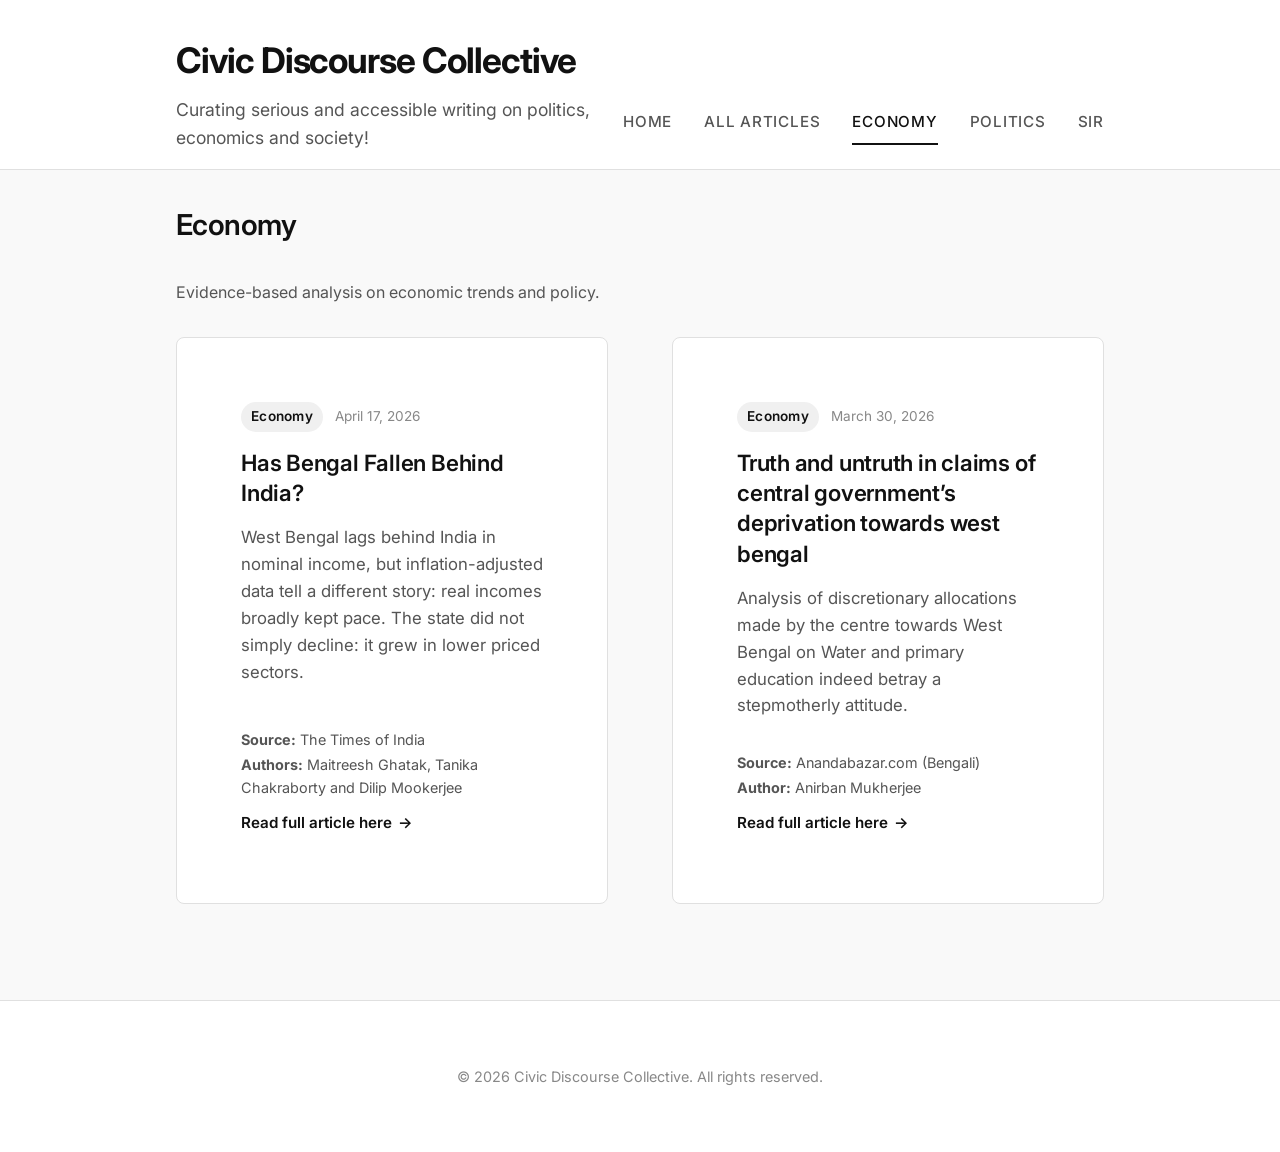
<file: economy.html>
<!DOCTYPE html>
<html lang="en">
<head>
    <meta charset="UTF-8">
    <meta name="viewport" content="width=device-width, initial-scale=1.0">
    <title>Economy | Civic Discourse Collective</title>
    <link rel="stylesheet" href="css/style.css">
    <link href="https://fonts.googleapis.com/css2?family=Inter:wght@400;500;600;700&display=swap" rel="stylesheet">
</head>
<body>
    
    <header class="site-header">
        <div class="container header-inner">
            <div class="header-text">
                <h1 class="site-title"><a href="index.html">Civic Discourse Collective</a></h1>
                <p class="site-subtitle">Curating serious and accessible writing on politics, economics and society!</p>
            </div>
            <nav class="main-nav">
                <a href="index.html">Home</a>
                <a href="articles.html">All Articles</a>
                <a href="economy.html" class="active">Economy</a>
                <a href="politics.html">Politics</a>
                <a href="sir.html">SIR</a>
            </nav>
        </div>
    </header>

    <main class="main-content container">
        
        <h2 class="page-title">Economy</h2>
        <p style="margin-bottom: var(--spacing-md); color: var(--color-text-secondary);">Evidence-based analysis on economic trends and policy.</p>
        
        <div class="article-list">
            
            <article class="article-card">
                <div class="article-meta">
                    <span class="article-category">Economy</span>
                    <span class="article-date">April 17, 2026</span>
                </div>
                <h3 class="article-title">Has Bengal Fallen Behind India?</h3>
                <p class="article-excerpt">West Bengal lags behind India in nominal income, but inflation-adjusted data tell a different story: real incomes broadly kept pace. The state did not simply decline: it grew in lower priced sectors.</p>
                <div style="margin-bottom: 12px;">
                    <p style="margin-bottom: 2px; font-size: 0.9rem; color: var(--color-text-secondary);"><strong>Source:</strong> The Times of India</p>
                    <p style="margin-bottom: 0; font-size: 0.9rem; color: var(--color-text-secondary);"><strong>Authors:</strong> Maitreesh Ghatak, Tanika Chakraborty and Dilip Mookerjee</p>
                </div>
                <a href="https://personal.lse.ac.uk/ghatak/TOI_APril_16_2026.pdf?fbclid=IwY2xjawROr8VleHRuA2FlbQIxMABicmlkETFob2lwVGxjWDFJQXJOeUYxc3J0YwZhcHBfaWQQMjIyMDM5MTc4ODIwMDg5MgABHu39qt0Xqv1JeL__DI3O9W1gvO-kYSYPgMq5wtmadTnZCldP2C-5cQcLrsFI_aem_xGK3JliAuTD5IYdcFhyYvw" class="read-more" target="_blank" rel="noopener noreferrer">Read full article here</a>
            </article>

            <article class="article-card">
                <div class="article-meta">
                    <span class="article-category">Economy</span>
                    <span class="article-date">March 30, 2026</span>
                </div>
                <h3 class="article-title">Truth and untruth in claims of central government’s deprivation towards west bengal</h3>
                <p class="article-excerpt">Analysis of discretionary allocations made by the centre towards West Bengal on Water and primary education indeed betray a stepmotherly attitude.</p>
                <div style="margin-bottom: 12px;">
                    <p style="margin-bottom: 2px; font-size: 0.9rem; color: var(--color-text-secondary);"><strong>Source:</strong> Anandabazar.com (Bengali)</p>
                    <p style="margin-bottom: 0; font-size: 0.9rem; color: var(--color-text-secondary);"><strong>Author:</strong> Anirban Mukherjee</p>
                </div>
                <a href="https://www.anandabazar.com/editorial/essays/central-governments-depriviation-towards-west-bengal-government-is-legitimate-prnt/cid/1677171" class="read-more" target="_blank" rel="noopener noreferrer">Read full article here</a>
            </article>

        </div>

    </main>

    <footer class="site-footer">
        <div class="container">
            <p>&copy; 2026 Civic Discourse Collective. All rights reserved.</p>
        </div>
    </footer>

</body>
</html>
</file>
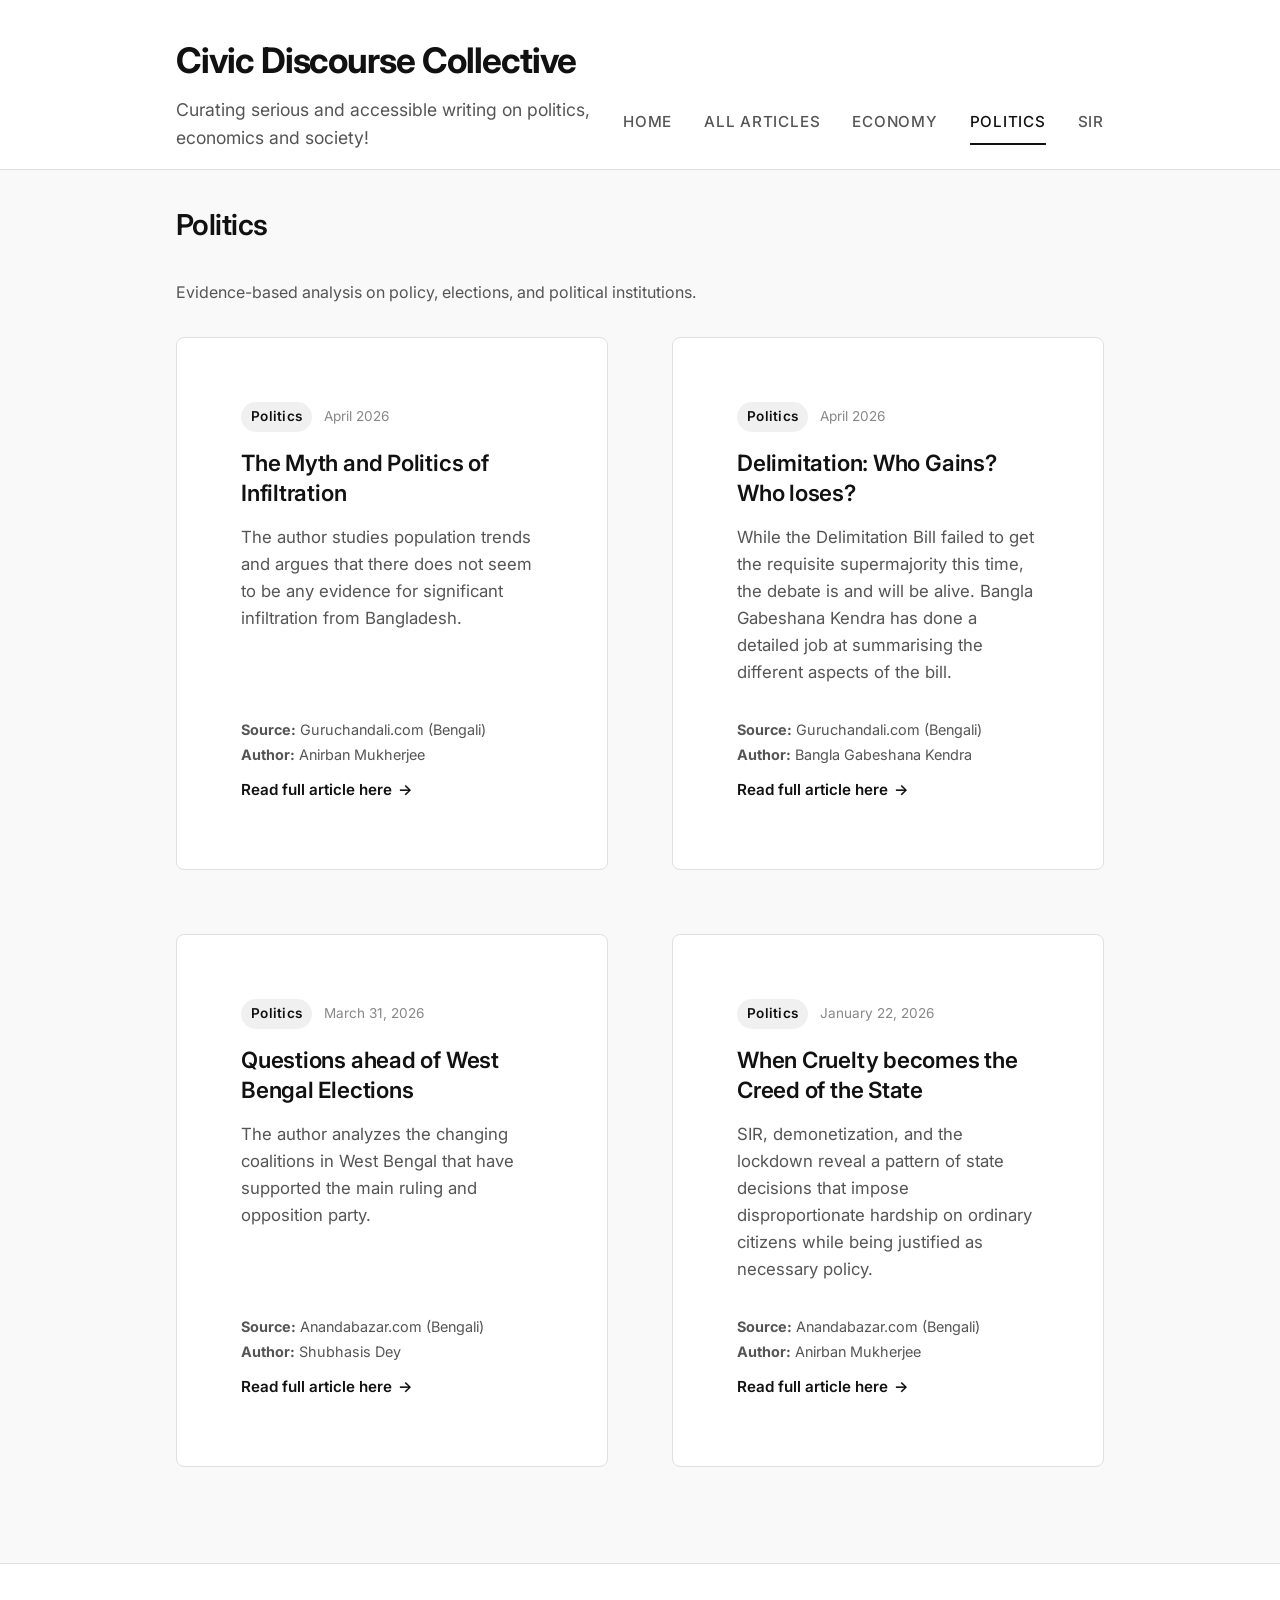
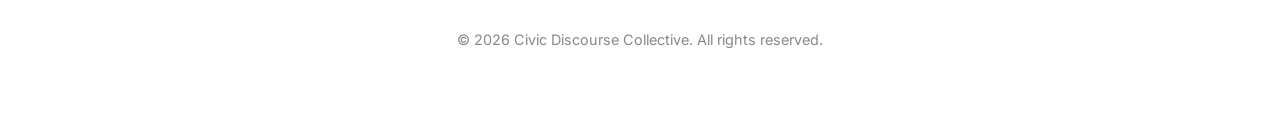
<file: politics.html>
<!DOCTYPE html>
<html lang="en">

<head>
    <meta charset="UTF-8">
    <meta name="viewport" content="width=device-width, initial-scale=1.0">
    <title>Politics | Civic Discourse Collective</title>
    <link rel="stylesheet" href="css/style.css">
    <link href="https://fonts.googleapis.com/css2?family=Inter:wght@400;500;600;700&display=swap" rel="stylesheet">
</head>

<body>

    <header class="site-header">
        <div class="container header-inner">
            <div class="header-text">
                <h1 class="site-title"><a href="index.html">Civic Discourse Collective</a></h1>
                <p class="site-subtitle">Curating serious and accessible writing on politics, economics and society!</p>
            </div>
            <nav class="main-nav">
                <a href="index.html">Home</a>
                <a href="articles.html">All Articles</a>
                <a href="economy.html">Economy</a>
                <a href="politics.html" class="active">Politics</a>
                <a href="sir.html">SIR</a>
            </nav>
        </div>
    </header>

    <main class="main-content container">

        <h2 class="page-title">Politics</h2>
        <p style="margin-bottom: var(--spacing-md); color: var(--color-text-secondary);">Evidence-based analysis on
            policy, elections, and political institutions.</p>

        <div class="article-list">

            <article class="article-card">
                <div class="article-meta">
                    <span class="article-category">Politics</span>
                    <span class="article-date">April 2026</span>
                </div>
                <h3 class="article-title">The Myth and Politics of Infiltration</h3>
                <p class="article-excerpt">The author studies population trends and argues that there does not seem to
                    be any evidence for significant infiltration from Bangladesh.</p>
                <div style="margin-bottom: 12px;">
                    <p style="margin-bottom: 2px; font-size: 0.9rem; color: var(--color-text-secondary);">
                        <strong>Source:</strong> Guruchandali.com (Bengali)</p>
                    <p style="margin-bottom: 0; font-size: 0.9rem; color: var(--color-text-secondary);">
                        <strong>Author:</strong> Anirban Mukherjee</p>
                </div>
                <a href="https://www.guruchandali.com/comment.php?topic=32761" class="read-more" target="_blank"
                    rel="noopener noreferrer">Read full article here</a>
            </article>

            <article class="article-card">
                <div class="article-meta">
                    <span class="article-category">Politics</span>
                    <span class="article-date">April 2026</span>
                </div>
                <h3 class="article-title">Delimitation: Who Gains? Who loses?</h3>
                <p class="article-excerpt">While the Delimitation Bill failed to get the requisite supermajority this
                    time, the debate is and will be alive. Bangla Gabeshana Kendra has done a detailed job at
                    summarising the different aspects of the bill.</p>
                <div style="margin-bottom: 12px;">
                    <p style="margin-bottom: 2px; font-size: 0.9rem; color: var(--color-text-secondary);">
                        <strong>Source:</strong> Guruchandali.com (Bengali)</p>
                    <p style="margin-bottom: 0; font-size: 0.9rem; color: var(--color-text-secondary);">
                        <strong>Author:</strong> Bangla Gabeshana Kendra</p>
                </div>
                <a href="https://www.guruchandali.com/comment.php?topic=34804" class="read-more" target="_blank"
                    rel="noopener noreferrer">Read full article here</a>
            </article>

            <article class="article-card">
                <div class="article-meta">
                    <span class="article-category">Politics</span>
                    <span class="article-date">March 31, 2026</span>
                </div>
                <h3 class="article-title">Questions ahead of West Bengal Elections</h3>
                <p class="article-excerpt">The author analyzes the changing coalitions in West Bengal that have
                    supported the main ruling and opposition party.</p>
                <div style="margin-bottom: 12px;">
                    <p style="margin-bottom: 2px; font-size: 0.9rem; color: var(--color-text-secondary);">
                        <strong>Source:</strong> Anandabazar.com (Bengali)</p>
                    <p style="margin-bottom: 0; font-size: 0.9rem; color: var(--color-text-secondary);">
                        <strong>Author:</strong> Shubhasis Dey</p>
                </div>
                <a href="https://www.anandabazar.com/editorial/essays/several-questions-arise-ahead-of-west-bengal-assembly-election-2026-prnt/cid/1677366"
                    class="read-more" target="_blank" rel="noopener noreferrer">Read full article here</a>
            </article>

            <article class="article-card">
                <div class="article-meta">
                    <span class="article-category">Politics</span>
                    <span class="article-date">January 22, 2026</span>
                </div>
                <h3 class="article-title">When Cruelty becomes the Creed of the State</h3>
                <p class="article-excerpt">SIR, demonetization, and the lockdown reveal a pattern of state decisions
                    that impose disproportionate hardship on ordinary citizens while being justified as necessary
                    policy.</p>
                <div style="margin-bottom: 12px;">
                    <p style="margin-bottom: 2px; font-size: 0.9rem; color: var(--color-text-secondary);">
                        <strong>Source:</strong> Anandabazar.com (Bengali)</p>
                    <p style="margin-bottom: 0; font-size: 0.9rem; color: var(--color-text-secondary);">
                        <strong>Author:</strong> Anirban Mukherjee</p>
                </div>
                <a href="https://drive.google.com/file/d/1eHEGZ0nNA6jGXHAA5DyoPMOzOua5UrLG/view?usp=sharing"
                    class="read-more" target="_blank" rel="noopener noreferrer">Read full article here</a>
            </article>

        </div>

    </main>

    <footer class="site-footer">
        <div class="container">
            <p>&copy; 2026 Civic Discourse Collective. All rights reserved.</p>
        </div>
    </footer>

</body>

</html>
</file>
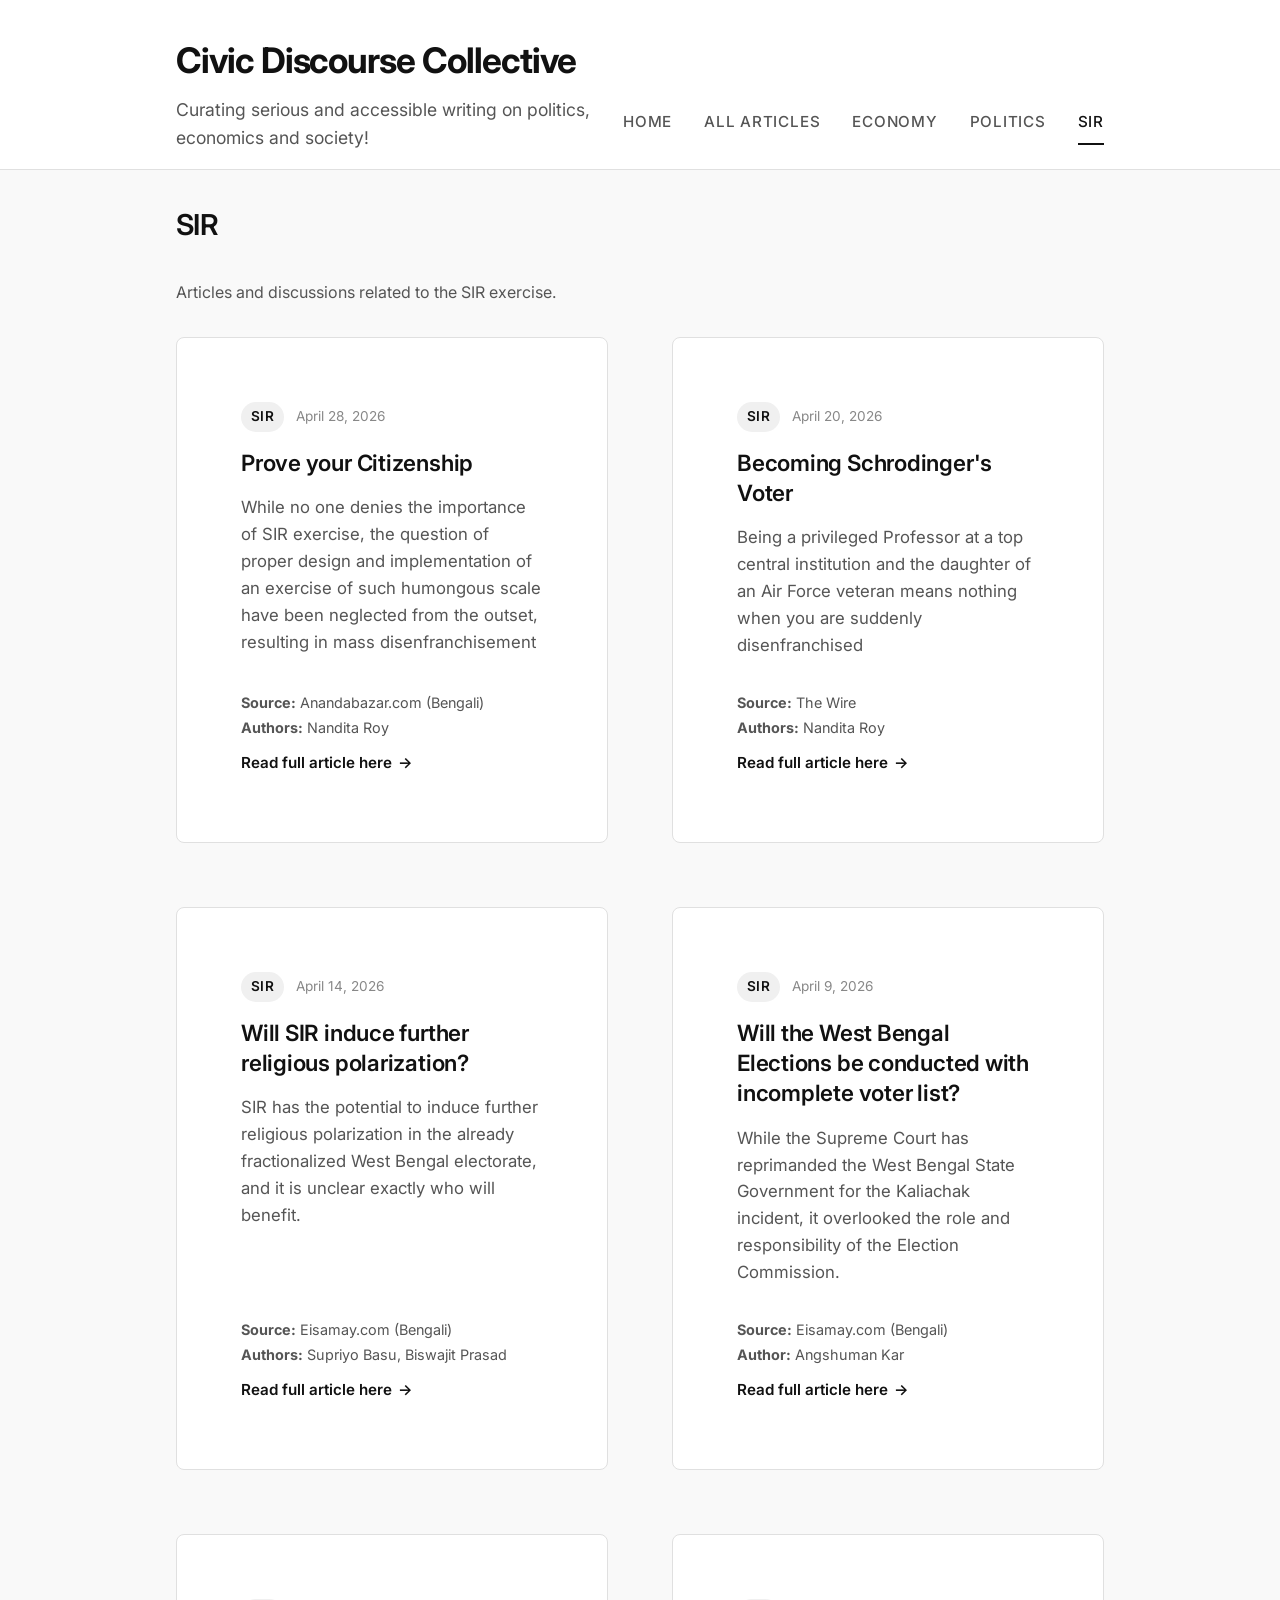
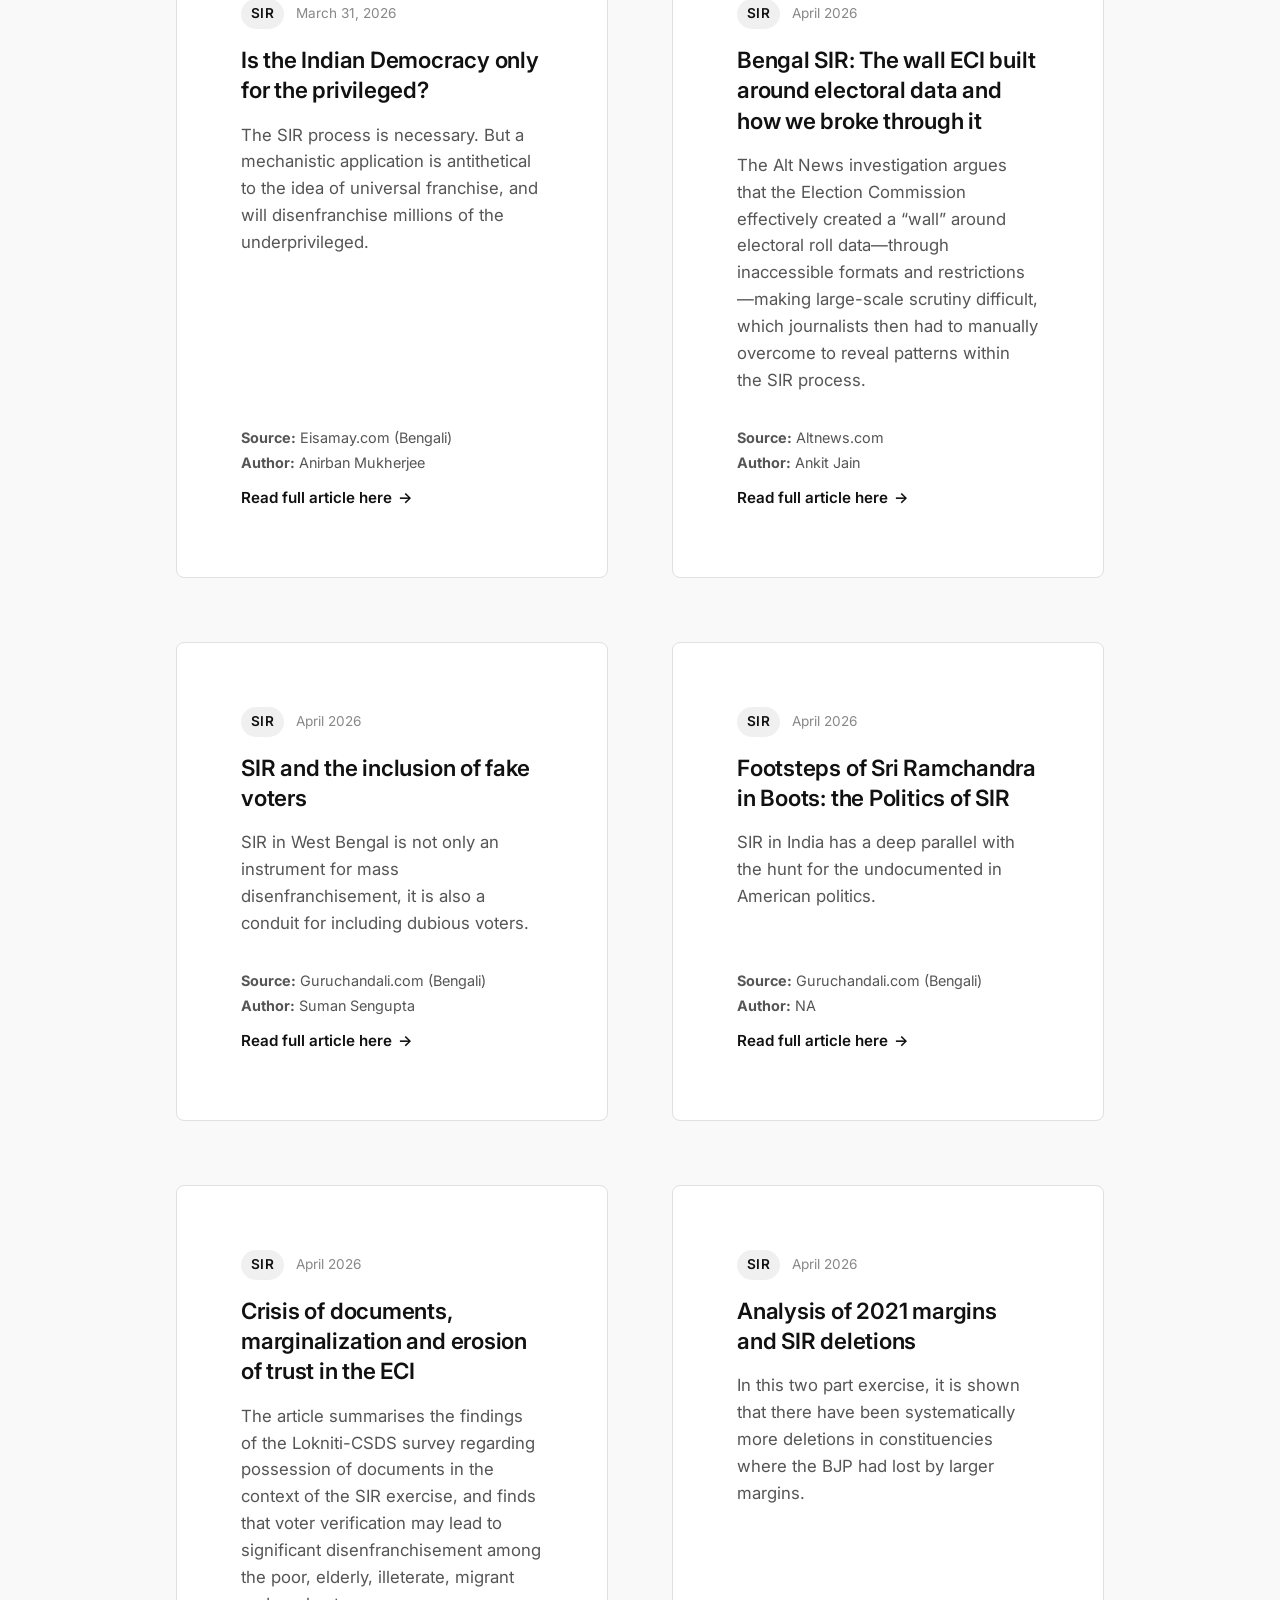
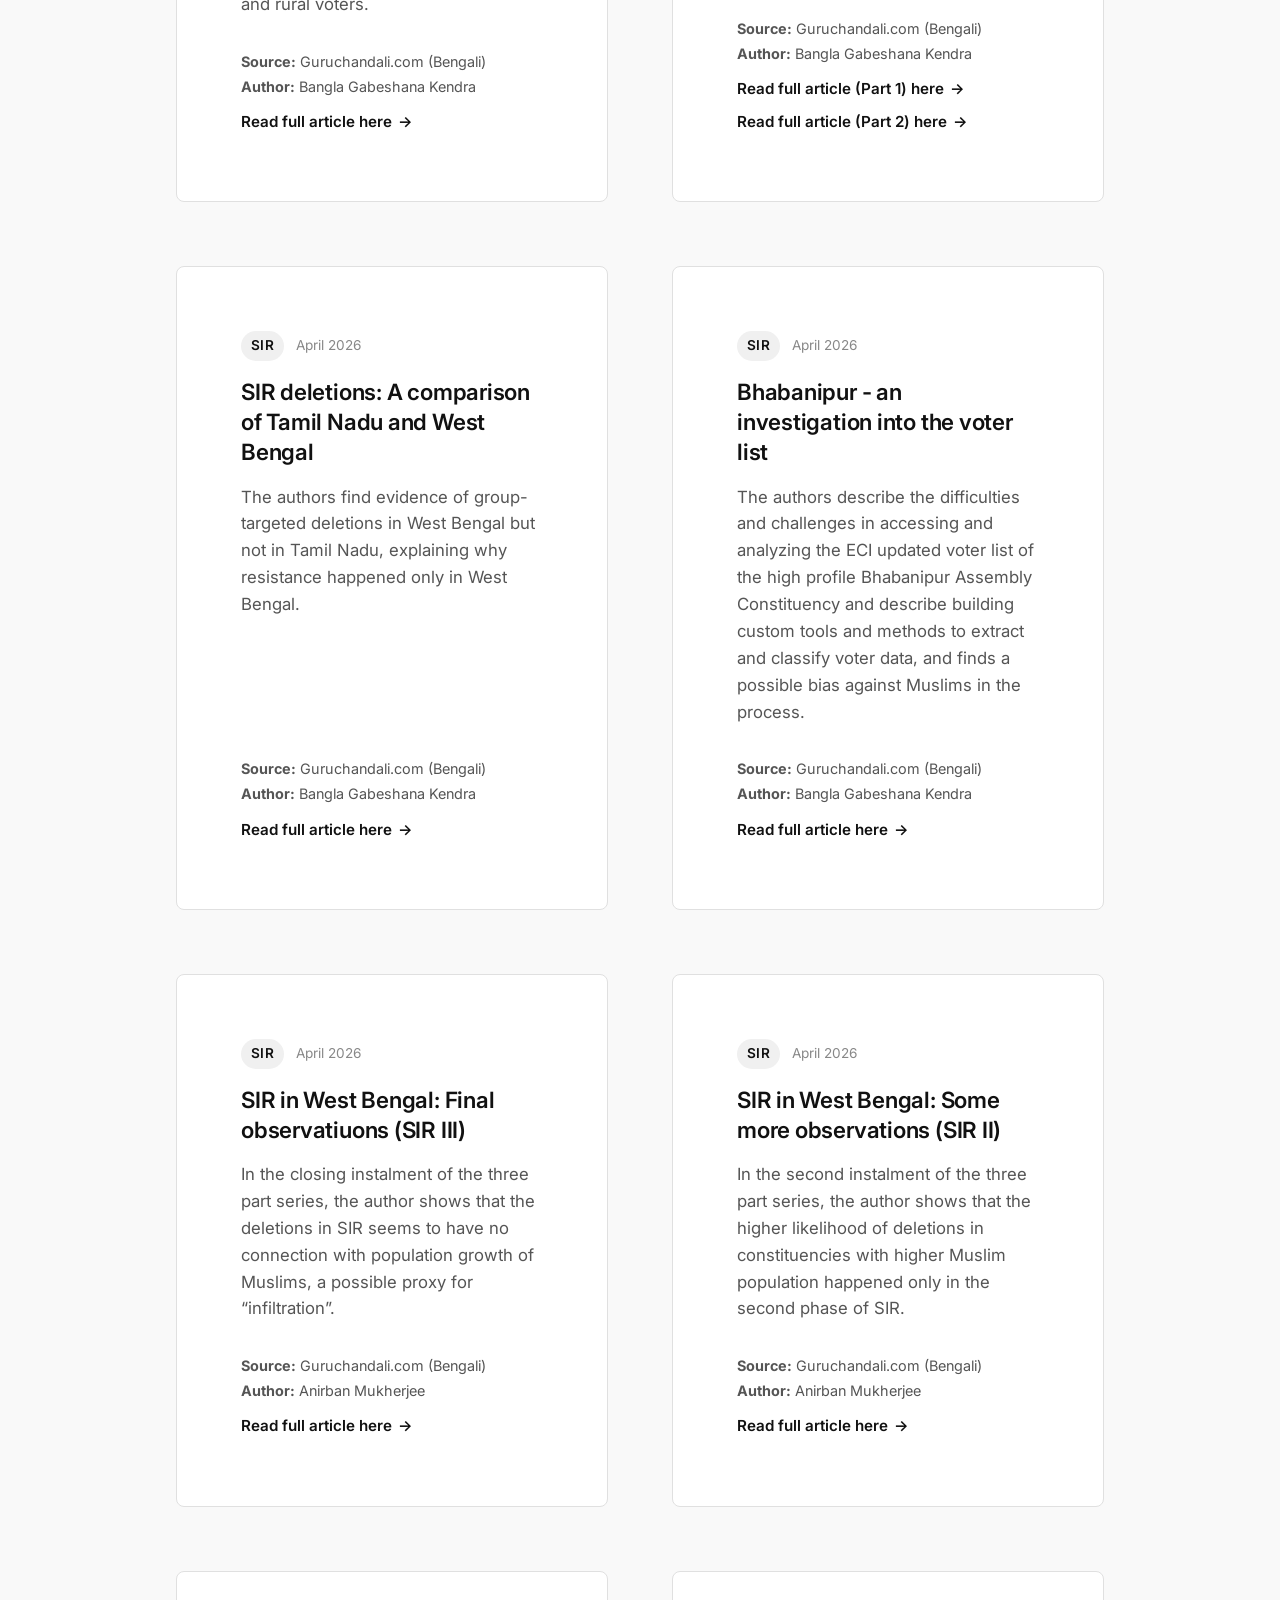
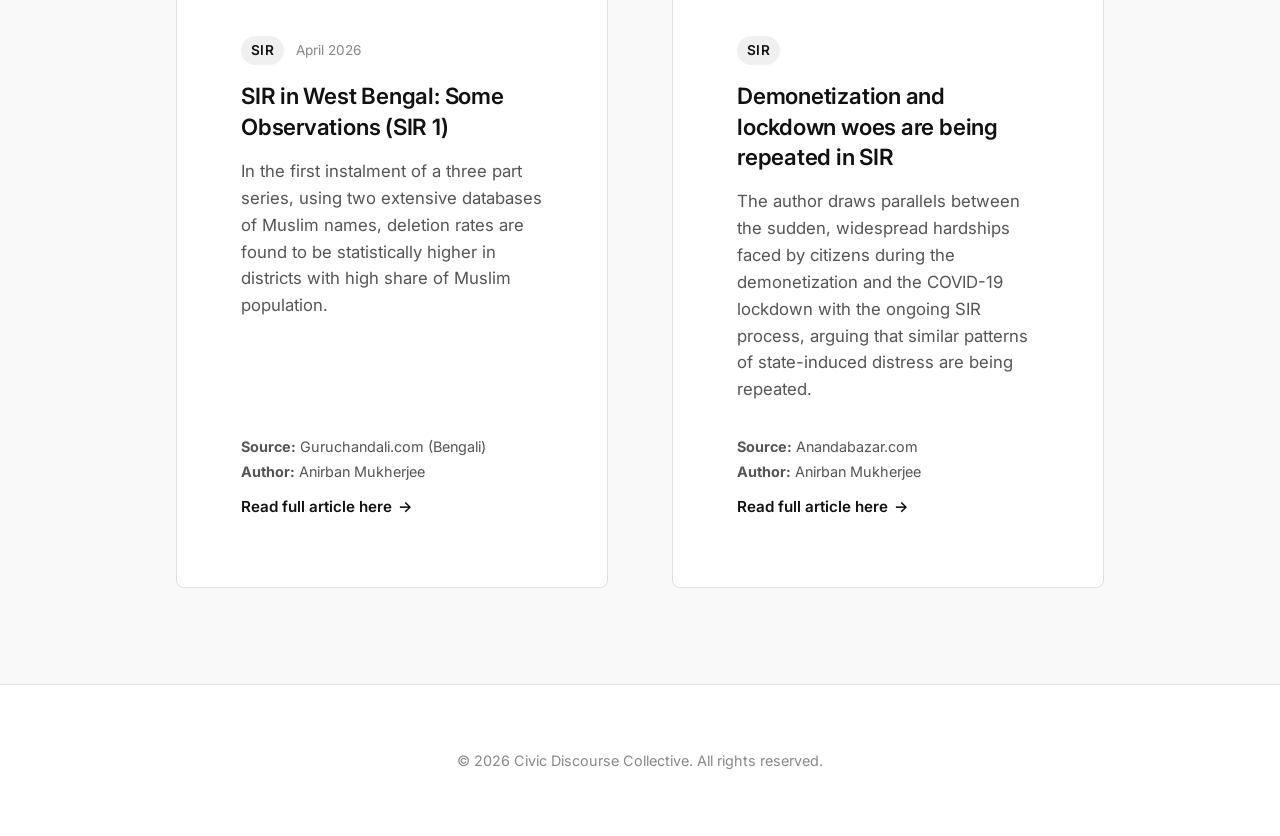
<file: sir.html>
<!DOCTYPE html>
<html lang="en">
<head>
    <meta charset="UTF-8">
    <meta name="viewport" content="width=device-width, initial-scale=1.0">
    <title>SIR | Civic Discourse Collective</title>
    <link rel="stylesheet" href="css/style.css">
    <link href="https://fonts.googleapis.com/css2?family=Inter:wght@400;500;600;700&display=swap" rel="stylesheet">
</head>
<body>
    
    <header class="site-header">
        <div class="container header-inner">
            <div class="header-text">
                <h1 class="site-title"><a href="index.html">Civic Discourse Collective</a></h1>
                <p class="site-subtitle">Curating serious and accessible writing on politics, economics and society!</p>
            </div>
            <nav class="main-nav">
                <a href="index.html">Home</a>
                <a href="articles.html">All Articles</a>
                <a href="economy.html">Economy</a>
                <a href="politics.html">Politics</a>
                <a href="sir.html" class="active">SIR</a>
            </nav>
        </div>
    </header>

    <main class="main-content container">
        
        <h2 class="page-title">SIR</h2>
        <p style="margin-bottom: var(--spacing-md); color: var(--color-text-secondary);">Articles and discussions related to the SIR exercise.</p>
        
        <div class="article-list">

            <article class="article-card">
                <div class="article-meta">
                    <span class="article-category">SIR</span>
                    <span class="article-date">April 28, 2026</span>
                </div>
                <h3 class="article-title">Prove your Citizenship </h3>
                <p class="article-excerpt">While no one denies the importance of SIR exercise, the question of proper design and implementation of an exercise of such humongous scale have been neglected from the outset, resulting in mass disenfranchisement </p>
                <div style="margin-bottom: 12px;">
                    <p style="margin-bottom: 2px; font-size: 0.9rem; color: var(--color-text-secondary);"><strong>Source:</strong> Anandabazar.com (Bengali)</p>
                    <p style="margin-bottom: 0; font-size: 0.9rem; color: var(--color-text-secondary);"><strong>Authors:</strong> Nandita Roy</p>
                </div>
                <a href="https://www.anandabazar.com/editorial/essays/acknowledging-the-importance-of-sir-is-different-from-designing-and-executing-the-process-to-solve-the-underlying-issues-without-any-proper-clarification-prnt/cid/1683512" class="read-more" target="_blank" rel="noopener noreferrer">Read full article here</a>
            </article>
           
            <article class="article-card">
                <div class="article-meta">
                    <span class="article-category">SIR</span>
                    <span class="article-date">April 20, 2026</span>
                </div>
                <h3 class="article-title">Becoming Schrodinger's Voter </h3>
                <p class="article-excerpt">Being a privileged Professor at a top central institution and the daughter of an Air Force veteran means nothing when you are suddenly disenfranchised </p>
                <div style="margin-bottom: 12px;">
                    <p style="margin-bottom: 2px; font-size: 0.9rem; color: var(--color-text-secondary);"><strong>Source:</strong> The Wire</p>
                    <p style="margin-bottom: 0; font-size: 0.9rem; color: var(--color-text-secondary);"><strong>Authors:</strong> Nandita Roy</p>
                </div>
                <a href="https://thewire.in/rights/becoming-schrodingers-voter" class="read-more" target="_blank" rel="noopener noreferrer">Read full article here</a>
            </article>

            
            <article class="article-card">
                <div class="article-meta">
                    <span class="article-category">SIR</span>
                    <span class="article-date">April 14, 2026</span>
                </div>
                <h3 class="article-title">Will SIR induce further religious polarization?</h3>
                <p class="article-excerpt">SIR has the potential to induce further religious polarization in the already fractionalized West Bengal electorate, and it is unclear exactly who will benefit.</p>
                <div style="margin-bottom: 12px;">
                    <p style="margin-bottom: 2px; font-size: 0.9rem; color: var(--color-text-secondary);"><strong>Source:</strong> Eisamay.com (Bengali)</p>
                    <p style="margin-bottom: 0; font-size: 0.9rem; color: var(--color-text-secondary);"><strong>Authors:</strong> Supriyo Basu, Biswajit Prasad</p>
                </div>
                <a href="https://www.guruchandali.com/comment.php?topic=34795" class="read-more" target="_blank" rel="noopener noreferrer">Read full article here</a>
            </article>

            <article class="article-card">
                <div class="article-meta">
                    <span class="article-category">SIR</span>
                    <span class="article-date">April 9, 2026</span>
                </div>
                <h3 class="article-title">Will the West Bengal Elections be conducted with incomplete voter list?</h3>
                <p class="article-excerpt">While the Supreme Court has reprimanded the West Bengal State Government for the Kaliachak incident, it overlooked the role and responsibility of the Election Commission.</p>
                <div style="margin-bottom: 12px;">
                    <p style="margin-bottom: 2px; font-size: 0.9rem; color: var(--color-text-secondary);"><strong>Source:</strong> Eisamay.com (Bengali)</p>
                    <p style="margin-bottom: 0; font-size: 0.9rem; color: var(--color-text-secondary);"><strong>Author:</strong> Angshuman Kar</p>
                </div>
                <a href="https://eisamay.com/editorial/election-in-west-bengal-is-to-be-conducted-with-out-complete-voter-list-article-by-angshuman-kar/200491752.cms" class="read-more" target="_blank" rel="noopener noreferrer">Read full article here</a>
            </article>

            <article class="article-card">
                <div class="article-meta">
                    <span class="article-category">SIR</span>
                    <span class="article-date">March 31, 2026</span>
                </div>
                <h3 class="article-title">Is the Indian Democracy only for the privileged?</h3>
                <p class="article-excerpt">The SIR process is necessary. But a mechanistic application is antithetical to the idea of universal franchise, and will disenfranchise millions of the underprivileged.</p>
                <div style="margin-bottom: 12px;">
                    <p style="margin-bottom: 2px; font-size: 0.9rem; color: var(--color-text-secondary);"><strong>Source:</strong> Eisamay.com (Bengali)</p>
                    <p style="margin-bottom: 0; font-size: 0.9rem; color: var(--color-text-secondary);"><strong>Author:</strong> Anirban Mukherjee</p>
                </div>
                <a href="https://eisamay.com/editorial/indian-democracy-is-only-for-the-financially-stabled-people-article-by-anirban-mukherjee/200489360.cms" class="read-more" target="_blank" rel="noopener noreferrer">Read full article here</a>
            </article>

            <article class="article-card">
                <div class="article-meta">
                    <span class="article-category">SIR</span>
                    <span class="article-date">April 2026</span>
                </div>
                <h3 class="article-title">Bengal SIR: The wall ECI built around electoral data and how we broke through it</h3>
                <p class="article-excerpt">The Alt News investigation argues that the Election Commission effectively created a “wall” around electoral roll data—through inaccessible formats and restrictions—making large-scale scrutiny difficult, which journalists then had to manually overcome to reveal patterns within the SIR process.</p>
                <div style="margin-bottom: 12px;">
                    <p style="margin-bottom: 2px; font-size: 0.9rem; color: var(--color-text-secondary);"><strong>Source:</strong> Altnews.com</p>
                    <p style="margin-bottom: 0; font-size: 0.9rem; color: var(--color-text-secondary);"><strong>Author:</strong> Ankit Jain</p>
                </div>
                <a href="https://www.altnews.in/bengal-sir-the-wall-eci-built-around-electoral-data-and-how-we-broke-through-it/" class="read-more" target="_blank" rel="noopener noreferrer">Read full article here</a>
            </article>

            <article class="article-card">
                <div class="article-meta">
                    <span class="article-category">SIR</span>
                    <span class="article-date">April 2026</span>
                </div>
                <h3 class="article-title">SIR and the inclusion of fake voters</h3>
                <p class="article-excerpt">SIR in West Bengal is not only an instrument for mass disenfranchisement, it is also a conduit for including dubious voters.</p>
                <div style="margin-bottom: 12px;">
                    <p style="margin-bottom: 2px; font-size: 0.9rem; color: var(--color-text-secondary);"><strong>Source:</strong> Guruchandali.com (Bengali)</p>
                    <p style="margin-bottom: 0; font-size: 0.9rem; color: var(--color-text-secondary);"><strong>Author:</strong> Suman Sengupta</p>
                </div>
                <a href="https://www.guruchandali.com/comment.php?topic=34795" class="read-more" target="_blank" rel="noopener noreferrer">Read full article here</a>
            </article>

            <article class="article-card">
                <div class="article-meta">
                    <span class="article-category">SIR</span>
                    <span class="article-date">April 2026</span>
                </div>
                <h3 class="article-title">Footsteps of Sri Ramchandra in Boots: the Politics of SIR</h3>
                <p class="article-excerpt">SIR in India has a deep parallel with the hunt for the undocumented in American politics.</p>
                <div style="margin-bottom: 12px;">
                    <p style="margin-bottom: 2px; font-size: 0.9rem; color: var(--color-text-secondary);"><strong>Source:</strong> Guruchandali.com (Bengali)</p>
                    <p style="margin-bottom: 0; font-size: 0.9rem; color: var(--color-text-secondary);"><strong>Author:</strong> NA</p>
                </div>
                <a href="https://www.guruchandali.com/comment.php?topic=34755" class="read-more" target="_blank" rel="noopener noreferrer">Read full article here</a>
            </article>

            <article class="article-card">
                <div class="article-meta">
                    <span class="article-category">SIR</span>
                    <span class="article-date">April 2026</span>
                </div>
                <h3 class="article-title">Crisis of documents, marginalization and erosion of trust in the ECI</h3>
                <p class="article-excerpt">The article summarises the findings of the Lokniti-CSDS survey regarding possession of documents in the context of the SIR exercise, and finds that voter verification may lead to significant disenfranchisement among the poor, elderly, illeterate, migrant and rural voters.</p>
                <div style="margin-bottom: 12px;">
                    <p style="margin-bottom: 2px; font-size: 0.9rem; color: var(--color-text-secondary);"><strong>Source:</strong> Guruchandali.com (Bengali)</p>
                    <p style="margin-bottom: 0; font-size: 0.9rem; color: var(--color-text-secondary);"><strong>Author:</strong> Bangla Gabeshana Kendra</p>
                </div>
                <a href="https://www.guruchandali.com/comment.php?topic=34772" class="read-more" target="_blank" rel="noopener noreferrer">Read full article here</a>
            </article>

            <article class="article-card">
                <div class="article-meta">
                    <span class="article-category">SIR</span>
                    <span class="article-date">April 2026</span>
                </div>
                <h3 class="article-title">Analysis of 2021 margins and SIR deletions</h3>
                <p class="article-excerpt">In this two part exercise, it is shown that there have been systematically more deletions in constituencies where the BJP had lost by larger margins.</p>
                <div style="margin-bottom: 12px;">
                    <p style="margin-bottom: 2px; font-size: 0.9rem; color: var(--color-text-secondary);"><strong>Source:</strong> Guruchandali.com (Bengali)</p>
                    <p style="margin-bottom: 0; font-size: 0.9rem; color: var(--color-text-secondary);"><strong>Author:</strong> Bangla Gabeshana Kendra</p>
                </div>
                <a href="https://www.guruchandali.com/comment.php?topic=34432" class="read-more" target="_blank" rel="noopener noreferrer">Read full article (Part 1) here</a>
                <a href="https://www.guruchandali.com/comment.php?topic=34454" class="read-more" target="_blank" rel="noopener noreferrer" style="margin-top: 5px;">Read full article (Part 2) here</a>
            </article>

            <article class="article-card">
                <div class="article-meta">
                    <span class="article-category">SIR</span>
                    <span class="article-date">April 2026</span>
                </div>
                <h3 class="article-title">SIR deletions: A comparison of Tamil Nadu and West Bengal</h3>
                <p class="article-excerpt">The authors find evidence of group-targeted deletions in West Bengal but not in Tamil Nadu, explaining why resistance happened only in West Bengal.</p>
                <div style="margin-bottom: 12px;">
                    <p style="margin-bottom: 2px; font-size: 0.9rem; color: var(--color-text-secondary);"><strong>Source:</strong> Guruchandali.com (Bengali)</p>
                    <p style="margin-bottom: 0; font-size: 0.9rem; color: var(--color-text-secondary);"><strong>Author:</strong> Bangla Gabeshana Kendra</p>
                </div>
                <a href="https://www.guruchandali.com/comment.php?topic=34776" class="read-more" target="_blank" rel="noopener noreferrer">Read full article here</a>
            </article>

            <article class="article-card">
                <div class="article-meta">
                    <span class="article-category">SIR</span>
                    <span class="article-date">April 2026</span>
                </div>
                <h3 class="article-title">Bhabanipur - an investigation into the voter list</h3>
                <p class="article-excerpt">The authors describe the difficulties and challenges in accessing and analyzing the ECI updated voter list of the high profile Bhabanipur Assembly Constituency and describe building custom tools and methods to extract and classify voter data, and finds a possible bias against Muslims in the process.</p>
                <div style="margin-bottom: 12px;">
                    <p style="margin-bottom: 2px; font-size: 0.9rem; color: var(--color-text-secondary);"><strong>Source:</strong> Guruchandali.com (Bengali)</p>
                    <p style="margin-bottom: 0; font-size: 0.9rem; color: var(--color-text-secondary);"><strong>Author:</strong> Bangla Gabeshana Kendra</p>
                </div>
                <a href="https://www.guruchandali.com/comment.php?topic=34772" class="read-more" target="_blank" rel="noopener noreferrer">Read full article here</a>
            </article>

            <article class="article-card">
                <div class="article-meta">
                    <span class="article-category">SIR</span>
                    <span class="article-date">April 2026</span>
                </div>
                <h3 class="article-title">SIR in West Bengal: Final observatiuons (SIR III)</h3>
                <p class="article-excerpt">In the closing instalment of the three part series, the author shows that the deletions in SIR seems to have no connection with population growth of Muslims, a possible proxy for “infiltration”.</p>
                <div style="margin-bottom: 12px;">
                    <p style="margin-bottom: 2px; font-size: 0.9rem; color: var(--color-text-secondary);"><strong>Source:</strong> Guruchandali.com (Bengali)</p>
                    <p style="margin-bottom: 0; font-size: 0.9rem; color: var(--color-text-secondary);"><strong>Author:</strong> Anirban Mukherjee</p>
                </div>
                <a href="https://www.guruchandali.com/comment.php?topic=34874" class="read-more" target="_blank" rel="noopener noreferrer">Read full article here</a>
            </article>

            <article class="article-card">
                <div class="article-meta">
                    <span class="article-category">SIR</span>
                    <span class="article-date">April 2026</span>
                </div>
                <h3 class="article-title">SIR in West Bengal: Some more observations (SIR II)</h3>
                <p class="article-excerpt">In the second instalment of the three part series, the author shows that the higher likelihood of deletions in constituencies with higher Muslim population happened only in the second phase of SIR.</p>
                <div style="margin-bottom: 12px;">
                    <p style="margin-bottom: 2px; font-size: 0.9rem; color: var(--color-text-secondary);"><strong>Source:</strong> Guruchandali.com (Bengali)</p>
                    <p style="margin-bottom: 0; font-size: 0.9rem; color: var(--color-text-secondary);"><strong>Author:</strong> Anirban Mukherjee</p>
                </div>
                <a href="https://www.guruchandali.com/comment.php?topic=34806" class="read-more" target="_blank" rel="noopener noreferrer">Read full article here</a>
            </article>

            <article class="article-card">
                <div class="article-meta">
                    <span class="article-category">SIR</span>
                    <span class="article-date">April 2026</span>
                </div>
                <h3 class="article-title">SIR in West Bengal: Some Observations (SIR 1)</h3>
                <p class="article-excerpt">In the first instalment of a three part series, using two extensive databases of Muslim names, deletion rates are found to be statistically higher in districts with high share of Muslim population.</p>
                <div style="margin-bottom: 12px;">
                    <p style="margin-bottom: 2px; font-size: 0.9rem; color: var(--color-text-secondary);"><strong>Source:</strong> Guruchandali.com (Bengali)</p>
                    <p style="margin-bottom: 0; font-size: 0.9rem; color: var(--color-text-secondary);"><strong>Author:</strong> Anirban Mukherjee</p>
                </div>
                <a href="https://www.guruchandali.com/comment.php?topic=34747" class="read-more" target="_blank" rel="noopener noreferrer">Read full article here</a>
            </article>

            <article class="article-card">
                <div class="article-meta">
                    <span class="article-category">SIR</span>
                </div>
                <h3 class="article-title">Demonetization and lockdown woes are being repeated in SIR</h3>
                <p class="article-excerpt">The author draws parallels between the sudden, widespread hardships faced by citizens during the demonetization and the COVID-19 lockdown with the ongoing SIR process, arguing that similar patterns of state-induced distress are being repeated.</p>
                <div style="margin-bottom: 12px;">
                    <p style="margin-bottom: 2px; font-size: 0.9rem; color: var(--color-text-secondary);"><strong>Source:</strong> Anandabazar.com</p>
                    <p style="margin-bottom: 0; font-size: 0.9rem; color: var(--color-text-secondary);"><strong>Author:</strong> Anirban Mukherjee</p>
                </div>
                <a href="https://www.anandabazar.com/editorial/essays/demonetization-and-lockdown-woes-are-being-repeated-in-sir-prnt/cid/1662780" class="read-more" target="_blank" rel="noopener noreferrer">Read full article here</a>
            </article>

        </div>

    </main>

    <footer class="site-footer">
        <div class="container">
            <p>&copy; 2026 Civic Discourse Collective. All rights reserved.</p>
        </div>
    </footer>

</body>
</html>
</file>
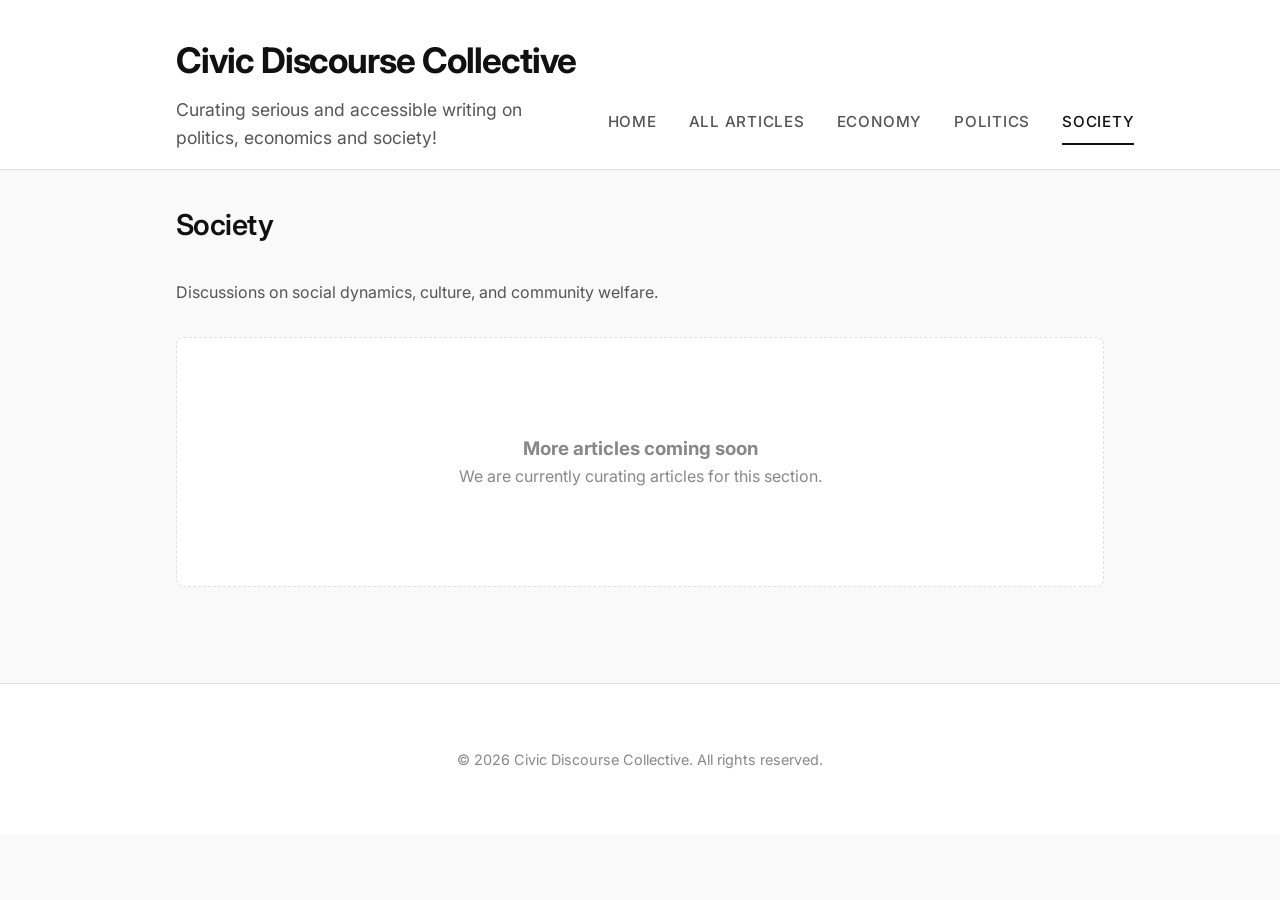
<file: society.html>
<!DOCTYPE html>
<html lang="en">
<head>
    <meta charset="UTF-8">
    <meta name="viewport" content="width=device-width, initial-scale=1.0">
    <title>Society | Civic Discourse Collective</title>
    <link rel="stylesheet" href="css/style.css">
    <link href="https://fonts.googleapis.com/css2?family=Inter:wght@400;500;600;700&display=swap" rel="stylesheet">
</head>
<body>
    
    <header class="site-header">
        <div class="container header-inner">
            <div class="header-text">
                <h1 class="site-title"><a href="index.html">Civic Discourse Collective</a></h1>
                <p class="site-subtitle">Curating serious and accessible writing on politics, economics and society!</p>
            </div>
            <nav class="main-nav">
                <a href="index.html">Home</a>
                <a href="articles.html">All Articles</a>
                <a href="economy.html">Economy</a>
                <a href="politics.html">Politics</a>
                <a href="society.html" class="active">Society</a>
            </nav>
        </div>
    </header>

    <main class="main-content container">
        
        <h2 class="page-title">Society</h2>
        <p style="margin-bottom: var(--spacing-md); color: var(--color-text-secondary);">Discussions on social dynamics, culture, and community welfare.</p>
        
        <div class="empty-state">
            <h3>More articles coming soon</h3>
            <p>We are currently curating articles for this section.</p>
        </div>

    </main>

    <footer class="site-footer">
        <div class="container">
            <p>&copy; 2026 Civic Discourse Collective. All rights reserved.</p>
        </div>
    </footer>

</body>
</html>
</file>
<file: css/style.css>
/* 
  Civic Discourse Collective - Minimalist Stylesheet 
  Premium, grayscale aesthetic. Mobile-first responsive design.
*/

:root {
  /* Design Tokens */
  --color-bg: #f9f9f9;
  --color-surface: #ffffff;
  --color-text-primary: #111111;
  --color-text-secondary: #555555;
  --color-text-tertiary: #888888;
  --color-border: #e0e0e0;
  --color-border-hover: #aaaaaa;
  
  --font-family: 'Inter', -apple-system, BlinkMacSystemFont, "Segoe UI", Roboto, Helvetica, Arial, sans-serif;
  
  --spacing-xs: 0.5rem;
  --spacing-sm: 1rem;
  --spacing-md: 2rem;
  --spacing-lg: 4rem;
  --spacing-xl: 6rem;
  
  --radius-sm: 4px;
  --radius-md: 8px;
  
  --max-width: 960px; /* Increased for desktop */
}

/* Reset & Base Styles */
* {
  box-sizing: border-box;
  margin: 0;
  padding: 0;
}

body {
  background-color: var(--color-bg);
  color: var(--color-text-primary);
  font-family: var(--font-family);
  line-height: 1.6;
  font-size: 16px;
  -webkit-font-smoothing: antialiased;
  -moz-osx-font-smoothing: grayscale;
}

a {
  color: var(--color-text-primary);
  text-decoration: none;
  transition: color 0.2s ease, border-color 0.2s ease;
}

/* Layout */
.container {
  max-width: var(--max-width);
  margin: 0 auto;
  padding: 0 var(--spacing-sm);
}

/* Header & Navigation */
.site-header {
  position: sticky;
  top: 0;
  z-index: 100;
  padding: var(--spacing-md) 0 var(--spacing-sm);
  border-bottom: 1px solid var(--color-border);
  margin-bottom: var(--spacing-md);
  background-color: var(--color-surface);
}

.header-inner {
  display: flex;
  flex-direction: column;
  gap: var(--spacing-md);
}

.site-title {
  font-size: 2.2rem;
  font-weight: 700;
  letter-spacing: -0.03em;
  margin-bottom: var(--spacing-xs);
  white-space: nowrap;
}

.site-subtitle {
  font-size: 1.1rem;
  color: var(--color-text-secondary);
  font-weight: 400;
}

.main-nav {
  display: flex;
  gap: var(--spacing-md);
  flex-wrap: wrap;
}

.main-nav a {
  font-size: 0.95rem;
  font-weight: 500;
  text-transform: uppercase;
  letter-spacing: 0.05em;
  color: var(--color-text-secondary);
  padding-bottom: var(--spacing-xs);
  border-bottom: 2px solid transparent;
}

.main-nav a:hover,
.main-nav a.active {
  color: var(--color-text-primary);
  border-bottom: 2px solid var(--color-text-primary);
}

/* Main Content */
.main-content {
  padding-bottom: var(--spacing-xl);
}

.page-title {
  font-size: 1.8rem;
  font-weight: 600;
  margin-bottom: var(--spacing-md);
  letter-spacing: -0.02em;
}

.content-section {
  background-color: var(--color-surface);
  padding: var(--spacing-lg);
  border-radius: var(--radius-md);
  border: 1px solid var(--color-border);
  margin-bottom: var(--spacing-md);
  max-width: 800px; /* Constrain reading width for about section */
}

.content-section p {
  margin-bottom: var(--spacing-sm);
  font-size: 1.1rem;
  color: var(--color-text-secondary);
  line-height: 1.7;
}

.content-section p:last-child {
  margin-bottom: 0;
}

/* Articles List */
.article-list {
  display: grid;
  grid-template-columns: 1fr;
  gap: var(--spacing-md);
}

.article-card {
  display: flex;
  flex-direction: column;
  padding: var(--spacing-lg);
  background-color: var(--color-surface);
  border: 1px solid var(--color-border);
  border-radius: var(--radius-md);
  transition: transform 0.2s ease, box-shadow 0.2s ease;
  height: 100%;
}

.article-card:hover {
  transform: translateY(-4px);
  box-shadow: 0 12px 24px rgba(0,0,0,0.05);
  border-color: var(--color-border-hover);
}

.article-meta {
  font-size: 0.85rem;
  color: var(--color-text-tertiary);
  margin-bottom: var(--spacing-sm);
  display: flex;
  gap: 12px;
  align-items: center;
}

.article-category {
  background-color: #f0f0f0;
  padding: 4px 10px;
  border-radius: 20px;
  font-weight: 600;
  color: var(--color-text-primary);
  letter-spacing: 0.02em;
}

.article-title {
  font-size: 1.4rem;
  font-weight: 600;
  margin-bottom: var(--spacing-sm);
  line-height: 1.35;
  letter-spacing: -0.01em;
}

.article-excerpt {
  font-size: 1.05rem;
  color: var(--color-text-secondary);
  margin-bottom: var(--spacing-md);
  flex-grow: 1; /* Pushes the read more button to the bottom */
  line-height: 1.6;
}

.read-more {
  font-size: 0.95rem;
  font-weight: 600;
  color: var(--color-text-primary);
  display: inline-flex;
  align-items: center;
  align-self: flex-start;
  padding-bottom: 2px;
  border-bottom: 1px solid transparent;
}

.read-more::after {
  content: '→';
  margin-left: 6px;
  transition: transform 0.2s ease;
}

.article-card:hover .read-more {
  border-bottom-color: var(--color-text-primary);
}

.article-card:hover .read-more::after {
  transform: translateX(4px);
}

/* Footer */
.site-footer {
  text-align: center;
  padding: var(--spacing-lg) 0;
  border-top: 1px solid var(--color-border);
  color: var(--color-text-tertiary);
  font-size: 0.9rem;
  background-color: var(--color-surface);
}

/* Utilities */
.empty-state {
  text-align: center;
  padding: var(--spacing-xl) var(--spacing-md);
  color: var(--color-text-tertiary);
  background-color: var(--color-surface);
  border: 1px dashed var(--color-border);
  border-radius: var(--radius-md);
}

/* Responsive Styles */
@media (min-width: 768px) {
  .header-inner {
    flex-direction: row;
    justify-content: space-between;
    align-items: flex-end;
  }
  
  .header-text {
    flex: 1;
  }
  
  .main-nav {
    flex-shrink: 0;
    margin-bottom: var(--spacing-xs);
  }
  
  .article-list {
    grid-template-columns: repeat(2, 1fr);
    gap: var(--spacing-lg);
  }
}

@media (max-width: 600px) {
  :root {
    --spacing-md: 1.5rem;
    --spacing-lg: 2rem;
  }
  
  .site-title {
    font-size: 1.2rem;
  }
  
  .site-subtitle {
    display: none; /* Hide subtitle on mobile to save vertical space */
  }
  
  .site-header {
    padding: 10px 0 5px; /* Minimal padding */
    margin-bottom: var(--spacing-sm);
  }
  
  .header-inner {
    gap: 8px; /* Tighter spacing between title and nav */
  }
  
  .main-nav {
    gap: 4px 10px;
    justify-content: space-between;
  }
  
  .main-nav a {
    font-size: 0.75rem; /* Smaller font for tabs */
    padding-bottom: 2px;
  }
  
  .article-title {
    font-size: 1.25rem;
  }
  
  .article-card {
    padding: var(--spacing-md);
  }
}
</file>
